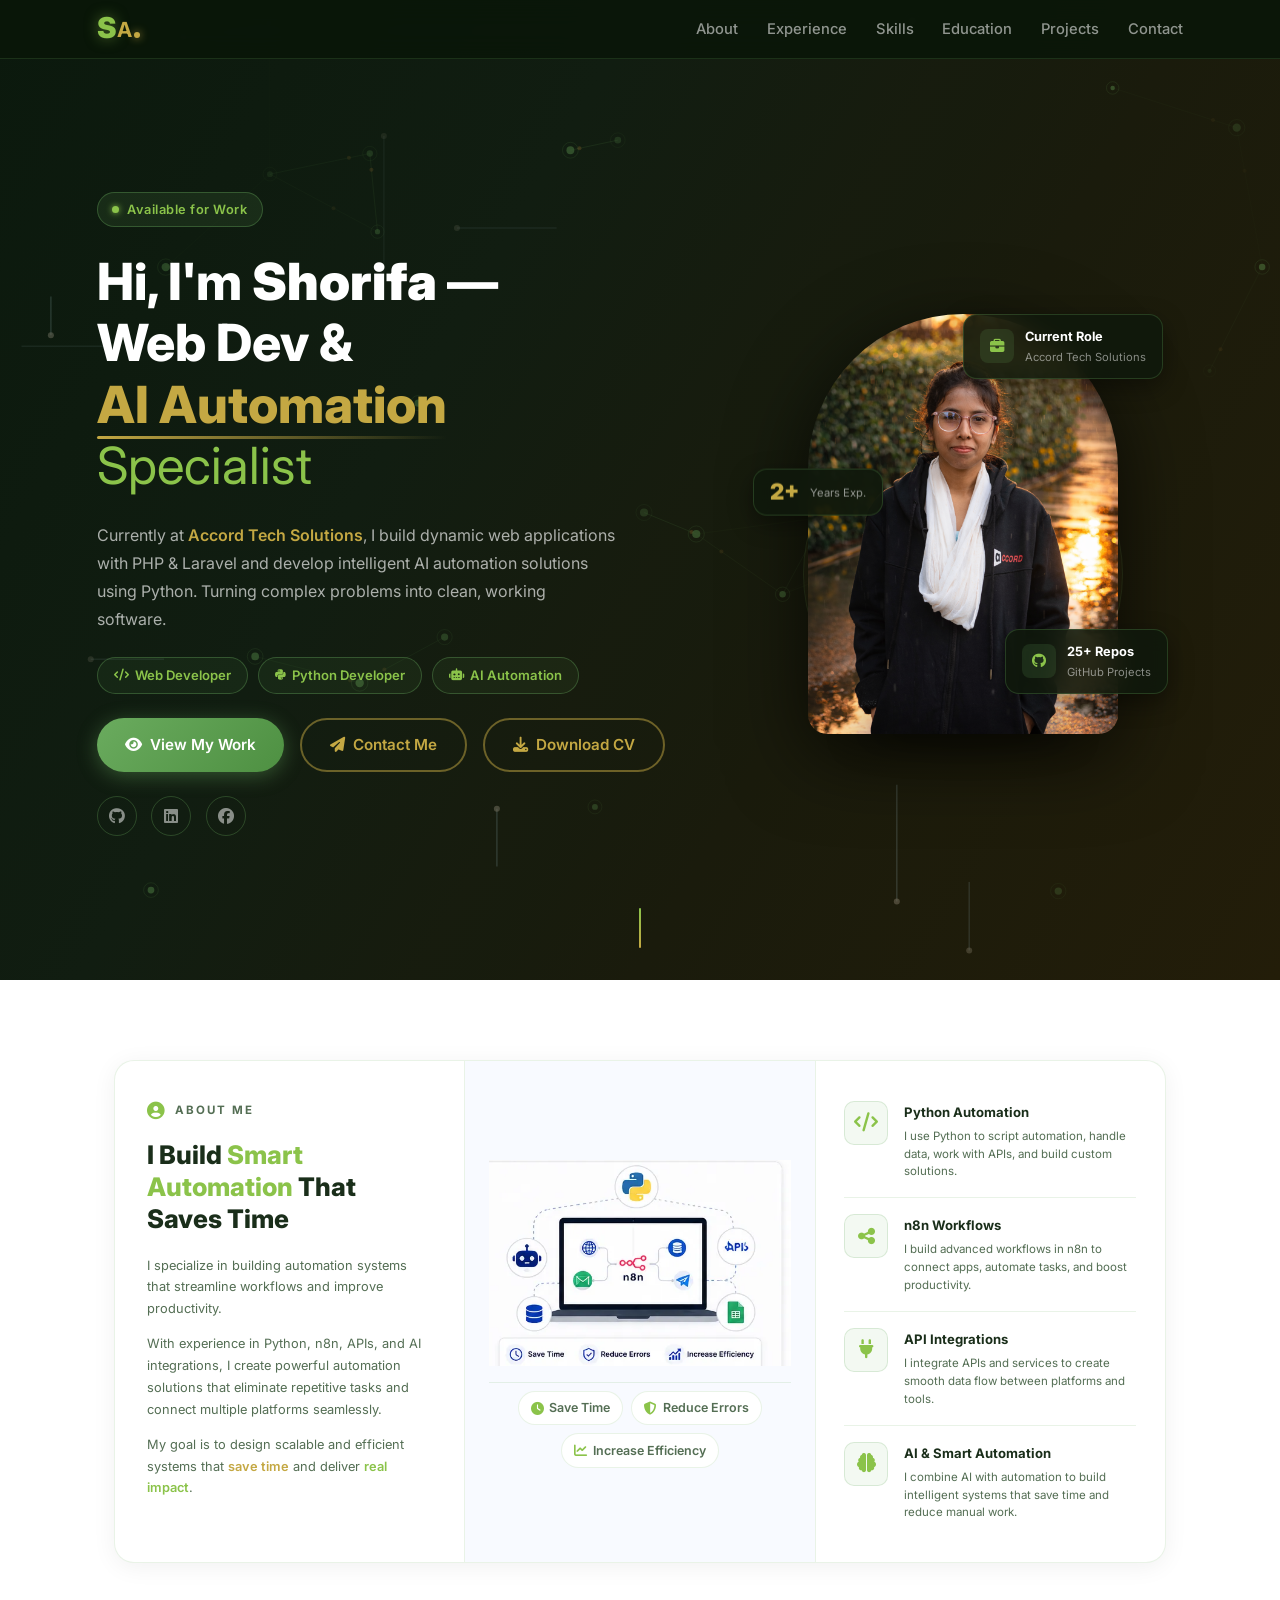
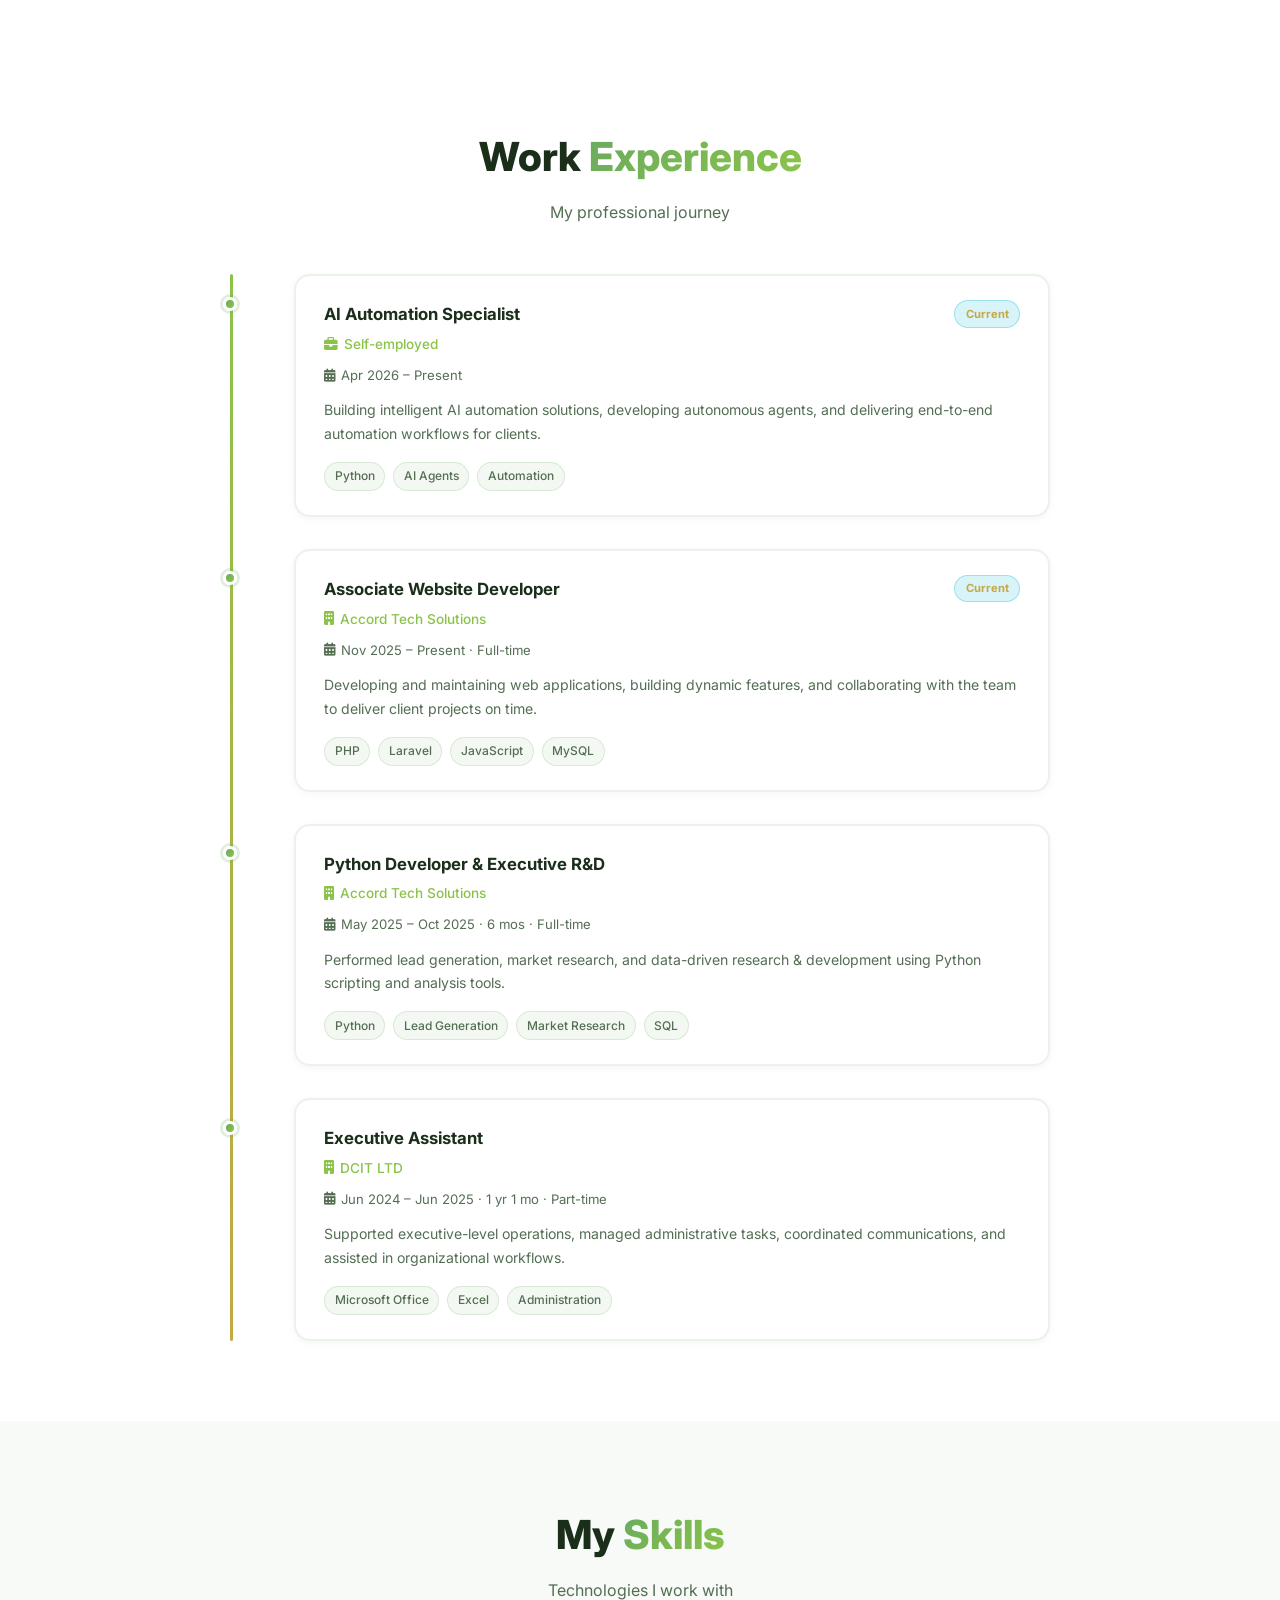
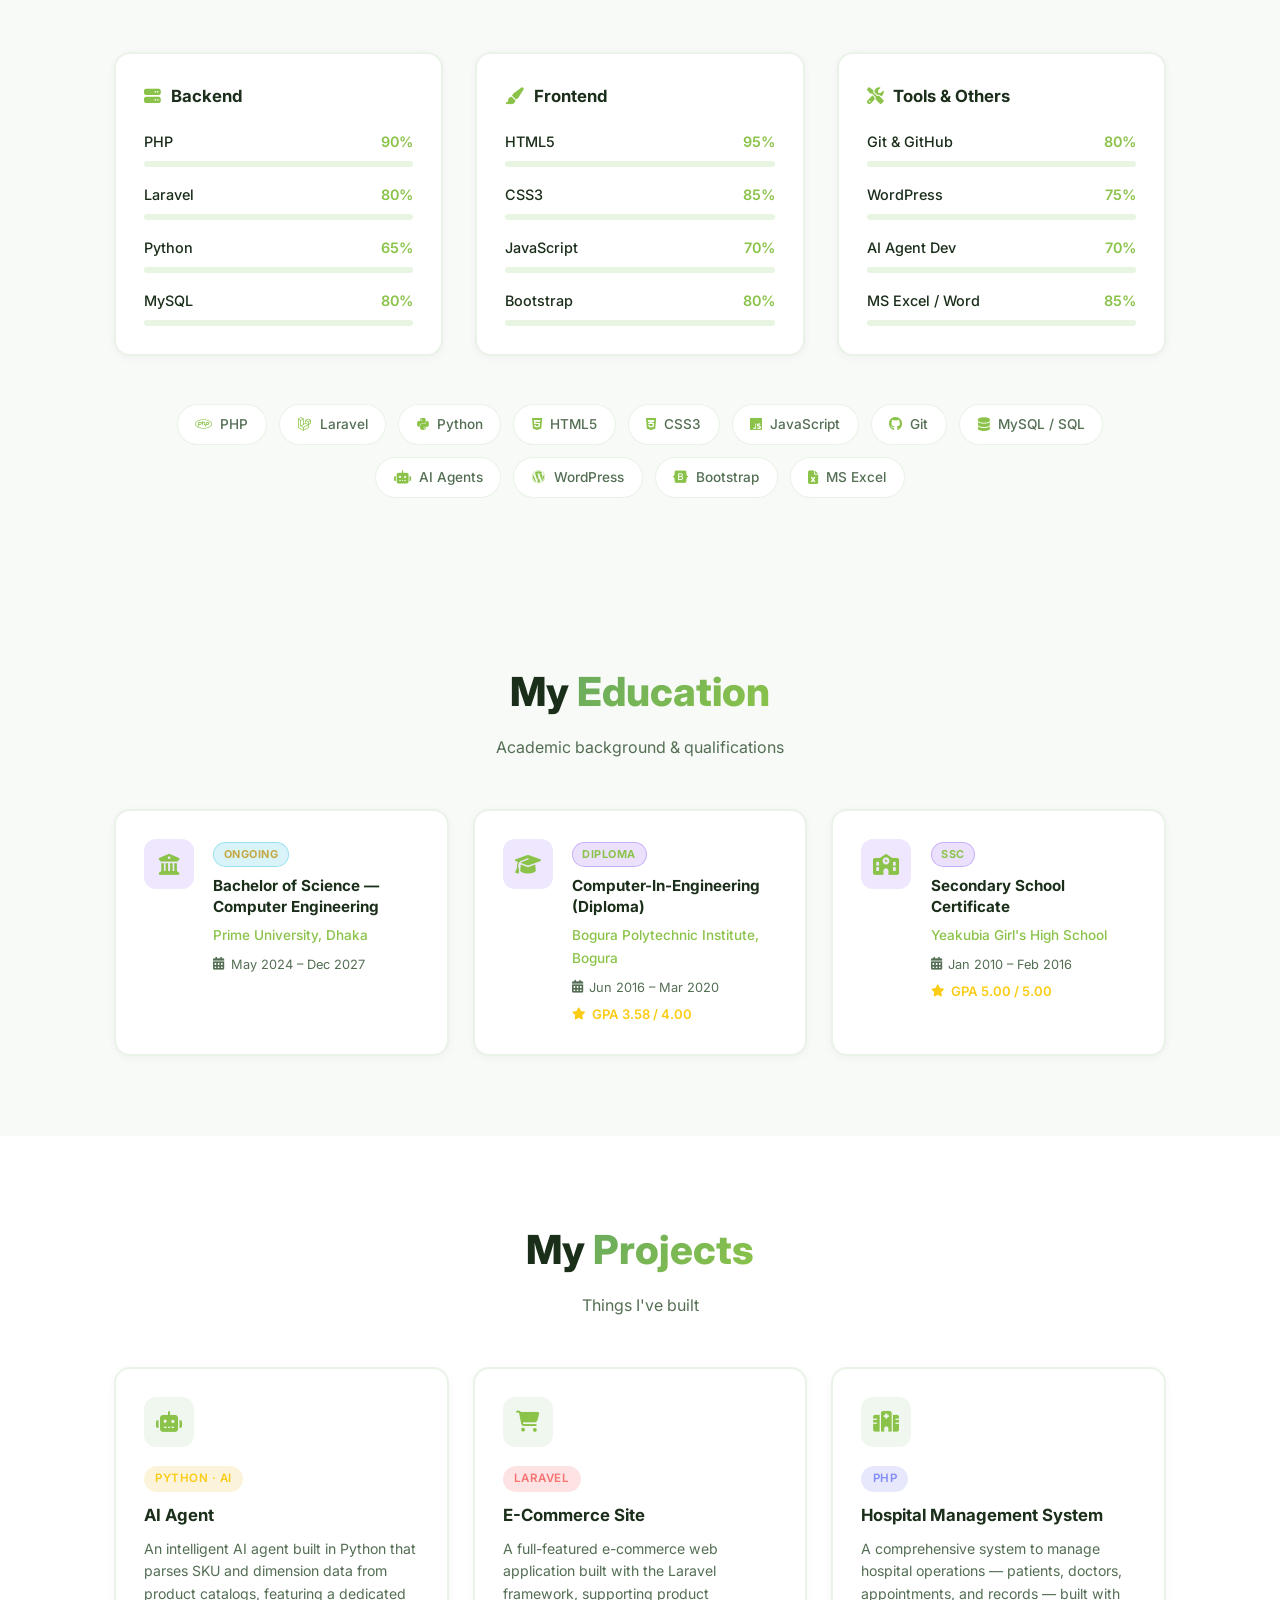
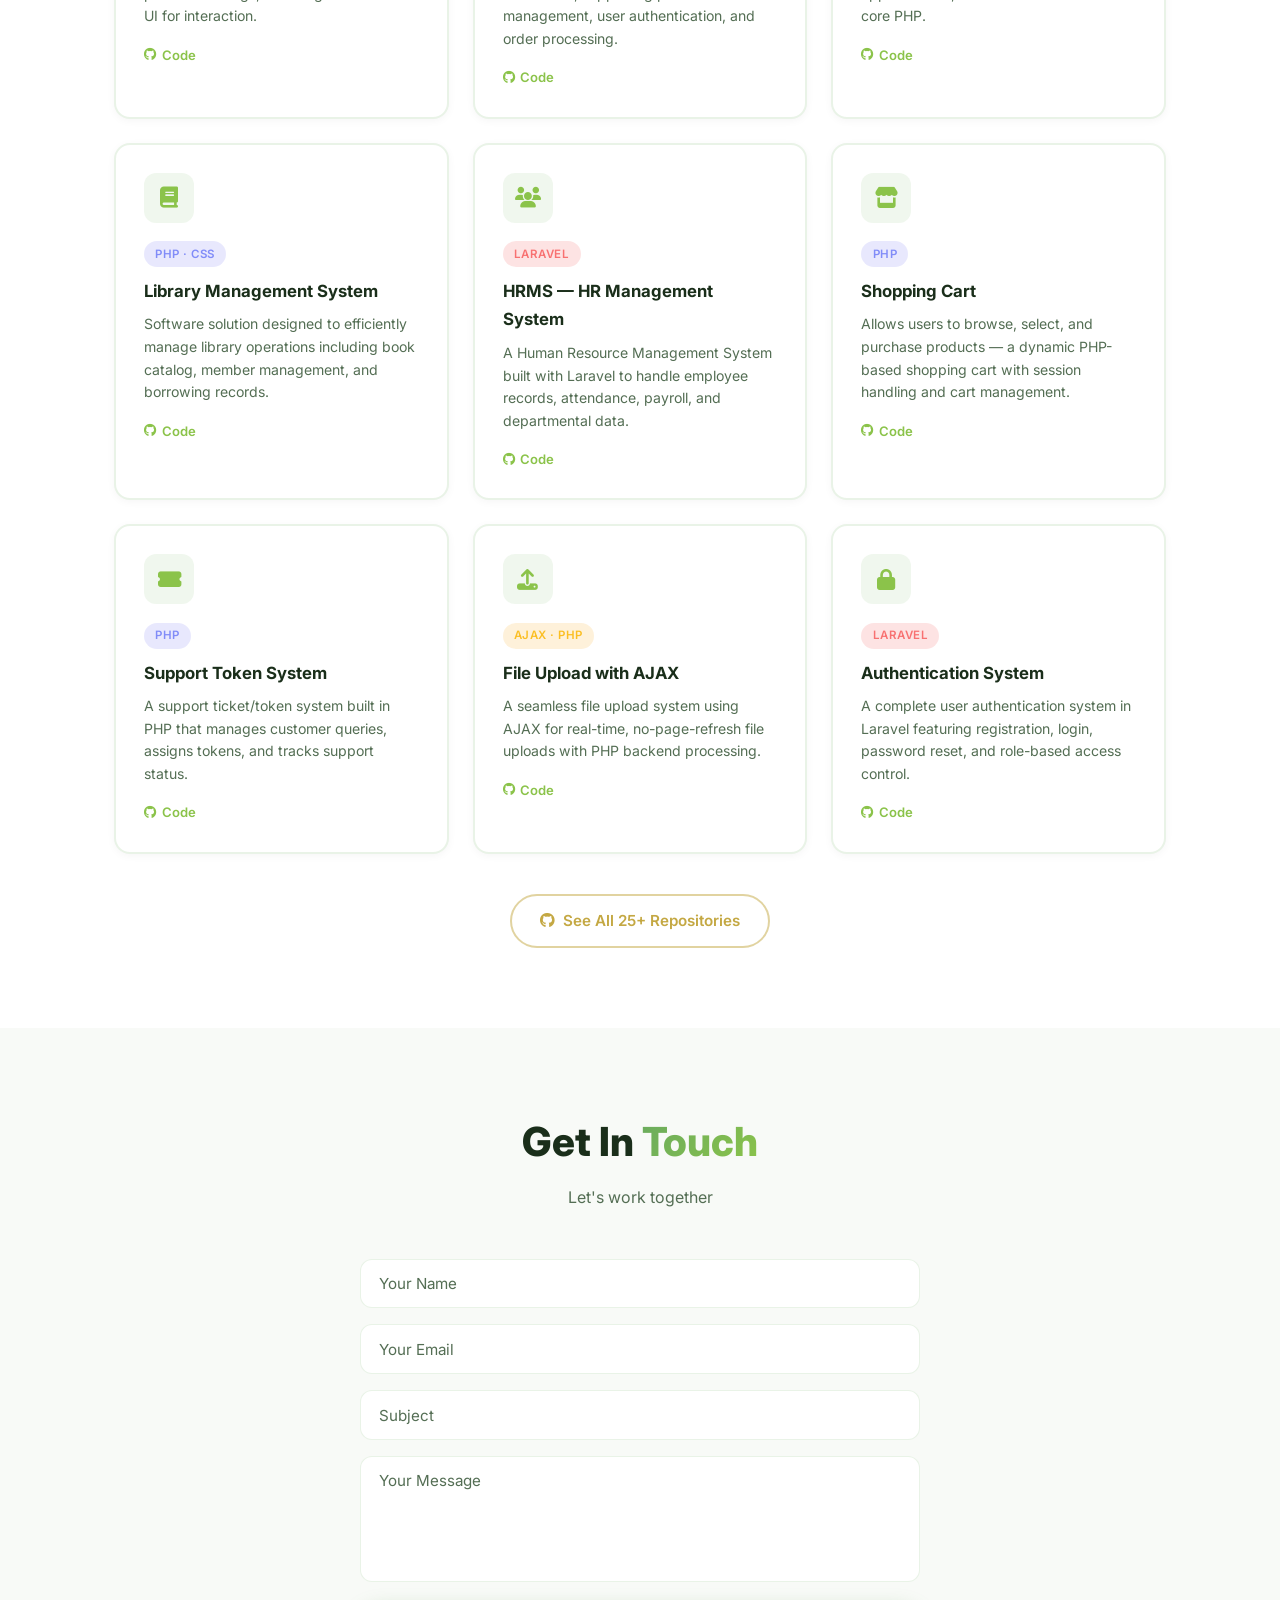
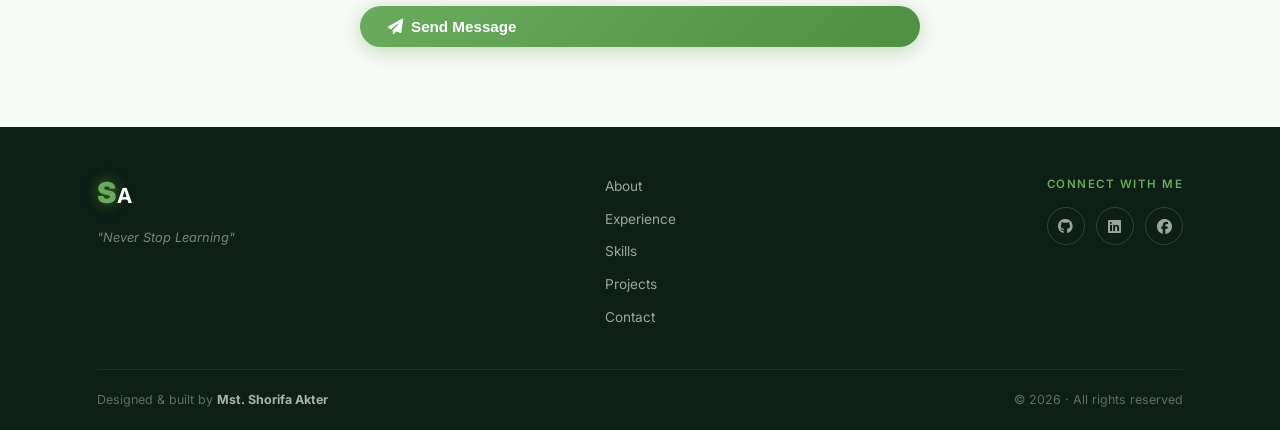
<file: index.html>
<!DOCTYPE html>
<html lang="en">
<head>
  <meta charset="UTF-8" />
  <meta name="viewport" content="width=device-width, initial-scale=1.0" />
  <title>Mst. Shorifa Akter | Web Developer</title>
  <link rel="stylesheet" href="style.css" />
  <link href="https://fonts.googleapis.com/css2?family=Inter:wght@300;400;500;600;700;800&display=swap" rel="stylesheet" />
  <link rel="stylesheet" href="https://cdnjs.cloudflare.com/ajax/libs/font-awesome/6.5.0/css/all.min.css" />
</head>
<body>

  <!-- NAV -->
  <nav id="navbar">
    <div class="nav-container">
      <a class="logo" href="#hero">
        <span class="logo-s">S</span><span class="logo-a">A</span>
        <span class="logo-dot"></span>
      </a>
      <ul class="nav-links">
        <li><a href="#about">About</a></li>
        <li><a href="#experience">Experience</a></li>
        <li><a href="#skills">Skills</a></li>
        <li><a href="#education">Education</a></li>
        <li><a href="#projects">Projects</a></li>
        <li><a href="#contact">Contact</a></li>
      </ul>
      <button class="hamburger" id="hamburger"><i class="fas fa-bars"></i></button>
    </div>
    <ul class="mobile-menu" id="mobileMenu">
      <li><a href="#about" onclick="closeMobile()">About</a></li>
      <li><a href="#experience" onclick="closeMobile()">Experience</a></li>
      <li><a href="#skills" onclick="closeMobile()">Skills</a></li>
      <li><a href="#education" onclick="closeMobile()">Education</a></li>
      <li><a href="#projects" onclick="closeMobile()">Projects</a></li>
      <li><a href="#contact" onclick="closeMobile()">Contact</a></li>
    </ul>
  </nav>

  <!-- HERO -->
  <section id="hero">
    <canvas id="heroBg"></canvas>
    <div class="hero-split">

      <!-- LEFT CONTENT -->
      <div class="hero-left">

        <div class="hero-avail-badge">
          <span class="avail-dot"></span> Available for Work
        </div>

        <h1 class="hero-headline">
          Hi, I'm <span class="hl-name">Shorifa</span> —<br>
          Web Dev &amp; <span class="hl-accent">AI Automation</span><br>
          <span class="hl-light">Specialist</span>
        </h1>

        <p class="hero-desc">
          Currently at <strong>Accord Tech Solutions</strong>, I build dynamic web applications with PHP &amp; Laravel and develop intelligent AI automation solutions using Python. Turning complex problems into clean, working software.
        </p>

        <div class="hero-roles-static">
          <span class="role-pill"><i class="fas fa-code"></i> Web Developer</span>
          <span class="role-pill"><i class="fab fa-python"></i> Python Developer</span>
          <span class="role-pill"><i class="fas fa-robot"></i> AI Automation</span>
        </div>

        <div class="hero-btns">
          <a href="#projects" class="btn btn-primary"><i class="fas fa-eye"></i> View My Work</a>
          <a href="#contact" class="btn btn-outline"><i class="fas fa-paper-plane"></i> Contact Me</a>
          <a href="assets/Shorifa_Akter_CV.html" download="Shorifa_Akter_CV.html" class="btn btn-outline"><i class="fas fa-download"></i> Download CV</a>
        </div>

        <div class="hero-socials">
          <a href="https://github.com/Shorifa1234" target="_blank" title="GitHub"><i class="fab fa-github"></i></a>
          <a href="https://linkedin.com/in/shorifa-akter-46b309256" target="_blank" title="LinkedIn"><i class="fab fa-linkedin"></i></a>
          <a href="https://facebook.com/shorifa.afroz.5" target="_blank" title="Facebook"><i class="fab fa-facebook"></i></a>
        </div>

      </div>

      <!-- RIGHT IMAGE -->
      <div class="hero-right">
        <div class="hero-img-wrap">
          <div class="img-bg-circle"></div>
          <img src="assets/Image/Shorifa.png" alt="Mst. Shorifa Akter"
               onerror="this.style.display='none'; document.getElementById('avatar-initials').style.display='flex'" />
          <div id="avatar-initials" class="avatar-initials-hero">SA</div>
          <div class="img-shadow"></div>

          <!-- Floating cards -->
          <div class="float-card fc-top">
            <div class="fc-icon"><i class="fas fa-briefcase"></i></div>
            <div class="fc-text">
              <strong>Current Role</strong>
              <span>Accord Tech Solutions</span>
            </div>
          </div>

          <div class="float-card fc-left">
            <div class="fc-num">2+</div>
            <div class="fc-label">Years Exp.</div>
          </div>

          <div class="float-card fc-bottom">
            <div class="fc-icon"><i class="fab fa-github"></i></div>
            <div class="fc-text">
              <strong>25+ Repos</strong>
              <span>GitHub Projects</span>
            </div>
          </div>

        </div>
      </div>

    </div>
    <div class="scroll-indicator"><span></span></div>
  </section>

  <!-- ABOUT -->
  <section id="about">
    <div class="container">

      <div class="about-card">

        <!-- COL 1: TEXT -->
        <div class="about-col-text">
          <div class="about-label">
            <i class="fas fa-user-circle"></i> ABOUT ME
          </div>
          <h2 class="about-main-title">
            I Build <span class="title-highlight">Smart Automation</span>
            That Saves Time
          </h2>
          <div class="about-desc">
            <p>I specialize in building automation systems that streamline workflows and improve productivity.</p>
            <p>With experience in Python, n8n, APIs, and AI integrations, I create powerful automation solutions that eliminate repetitive tasks and connect multiple platforms seamlessly.</p>
            <p>My goal is to design scalable and efficient systems that <strong class="text-accent">save time</strong> and deliver <strong class="text-primary">real impact</strong>.</p>
          </div>
        </div>

        <div class="about-divider"></div>

        <!-- COL 2: ILLUSTRATION -->
        <div class="about-col-illus">
          <img src="assets/Image/505.png" alt="Automation Illustration" class="about-illus-img" />
          <div class="about-benefits">
            <div class="benefit-badge"><i class="fas fa-clock"></i> <span>Save Time</span></div>
            <div class="benefit-badge"><i class="fas fa-shield-alt"></i> <span>Reduce Errors</span></div>
            <div class="benefit-badge"><i class="fas fa-chart-line"></i> <span>Increase Efficiency</span></div>
          </div>
        </div>

        <div class="about-divider"></div>

        <!-- COL 3: SERVICES -->
        <div class="about-col-services">
          <div class="service-item">
            <div class="service-icon"><i class="fas fa-code"></i></div>
            <div class="service-content">
              <h3>Python Automation</h3>
              <p>I use Python to script automation, handle data, work with APIs, and build custom solutions.</p>
            </div>
          </div>
          <div class="service-item">
            <div class="service-icon"><i class="fas fa-share-alt"></i></div>
            <div class="service-content">
              <h3>n8n Workflows</h3>
              <p>I build advanced workflows in n8n to connect apps, automate tasks, and boost productivity.</p>
            </div>
          </div>
          <div class="service-item">
            <div class="service-icon"><i class="fas fa-plug"></i></div>
            <div class="service-content">
              <h3>API Integrations</h3>
              <p>I integrate APIs and services to create smooth data flow between platforms and tools.</p>
            </div>
          </div>
          <div class="service-item">
            <div class="service-icon"><i class="fas fa-brain"></i></div>
            <div class="service-content">
              <h3>AI & Smart Automation</h3>
              <p>I combine AI with automation to build intelligent systems that save time and reduce manual work.</p>
            </div>
          </div>
        </div>

      </div>

    </div>
  </section>

  <!-- EXPERIENCE -->
  <section id="experience">
    <div class="container">
      <h2 class="section-title">Work <span>Experience</span></h2>
      <p class="section-sub">My professional journey</p>
      <div class="timeline">

        <div class="timeline-item">
          <div class="timeline-dot"></div>
          <div class="timeline-card">
            <div class="tl-header">
              <div>
                <h3>AI Automation Specialist</h3>
                <span class="tl-company"><i class="fas fa-briefcase"></i> Self-employed</span>
              </div>
              <span class="tl-badge current">Current</span>
            </div>
            <p class="tl-date"><i class="fas fa-calendar-alt"></i> Apr 2026 – Present</p>
            <p class="tl-desc">Building intelligent AI automation solutions, developing autonomous agents, and delivering end-to-end automation workflows for clients.</p>
            <div class="tl-tags">
              <span>Python</span><span>AI Agents</span><span>Automation</span>
            </div>
          </div>
        </div>

        <div class="timeline-item">
          <div class="timeline-dot"></div>
          <div class="timeline-card">
            <div class="tl-header">
              <div>
                <h3>Associate Website Developer</h3>
                <span class="tl-company"><i class="fas fa-building"></i> Accord Tech Solutions</span>
              </div>
              <span class="tl-badge current">Current</span>
            </div>
            <p class="tl-date"><i class="fas fa-calendar-alt"></i> Nov 2025 – Present · Full-time</p>
            <p class="tl-desc">Developing and maintaining web applications, building dynamic features, and collaborating with the team to deliver client projects on time.</p>
            <div class="tl-tags">
              <span>PHP</span><span>Laravel</span><span>JavaScript</span><span>MySQL</span>
            </div>
          </div>
        </div>

        <div class="timeline-item">
          <div class="timeline-dot"></div>
          <div class="timeline-card">
            <div class="tl-header">
              <div>
                <h3>Python Developer &amp; Executive R&amp;D</h3>
                <span class="tl-company"><i class="fas fa-building"></i> Accord Tech Solutions</span>
              </div>
            </div>
            <p class="tl-date"><i class="fas fa-calendar-alt"></i> May 2025 – Oct 2025 · 6 mos · Full-time</p>
            <p class="tl-desc">Performed lead generation, market research, and data-driven research &amp; development using Python scripting and analysis tools.</p>
            <div class="tl-tags">
              <span>Python</span><span>Lead Generation</span><span>Market Research</span><span>SQL</span>
            </div>
          </div>
        </div>

        <div class="timeline-item">
          <div class="timeline-dot"></div>
          <div class="timeline-card">
            <div class="tl-header">
              <div>
                <h3>Executive Assistant</h3>
                <span class="tl-company"><i class="fas fa-building"></i> DCIT LTD</span>
              </div>
            </div>
            <p class="tl-date"><i class="fas fa-calendar-alt"></i> Jun 2024 – Jun 2025 · 1 yr 1 mo · Part-time</p>
            <p class="tl-desc">Supported executive-level operations, managed administrative tasks, coordinated communications, and assisted in organizational workflows.</p>
            <div class="tl-tags">
              <span>Microsoft Office</span><span>Excel</span><span>Administration</span>
            </div>
          </div>
        </div>

      </div>
    </div>
  </section>

  <!-- SKILLS -->
  <section id="skills">
    <div class="container">
      <h2 class="section-title">My <span>Skills</span></h2>
      <p class="section-sub">Technologies I work with</p>
      <div class="skills-grid">

        <div class="skill-category">
          <h3><i class="fas fa-server"></i> Backend</h3>
          <div class="skill-items">
            <div class="skill-item">
              <div class="skill-header"><span>PHP</span><span>90%</span></div>
              <div class="skill-bar"><div class="skill-fill" data-width="90"></div></div>
            </div>
            <div class="skill-item">
              <div class="skill-header"><span>Laravel</span><span>80%</span></div>
              <div class="skill-bar"><div class="skill-fill" data-width="80"></div></div>
            </div>
            <div class="skill-item">
              <div class="skill-header"><span>Python</span><span>65%</span></div>
              <div class="skill-bar"><div class="skill-fill" data-width="65"></div></div>
            </div>
            <div class="skill-item">
              <div class="skill-header"><span>MySQL</span><span>80%</span></div>
              <div class="skill-bar"><div class="skill-fill" data-width="80"></div></div>
            </div>
          </div>
        </div>

        <div class="skill-category">
          <h3><i class="fas fa-paint-brush"></i> Frontend</h3>
          <div class="skill-items">
            <div class="skill-item">
              <div class="skill-header"><span>HTML5</span><span>95%</span></div>
              <div class="skill-bar"><div class="skill-fill" data-width="95"></div></div>
            </div>
            <div class="skill-item">
              <div class="skill-header"><span>CSS3</span><span>85%</span></div>
              <div class="skill-bar"><div class="skill-fill" data-width="85"></div></div>
            </div>
            <div class="skill-item">
              <div class="skill-header"><span>JavaScript</span><span>70%</span></div>
              <div class="skill-bar"><div class="skill-fill" data-width="70"></div></div>
            </div>
            <div class="skill-item">
              <div class="skill-header"><span>Bootstrap</span><span>80%</span></div>
              <div class="skill-bar"><div class="skill-fill" data-width="80"></div></div>
            </div>
          </div>
        </div>

        <div class="skill-category">
          <h3><i class="fas fa-tools"></i> Tools & Others</h3>
          <div class="skill-items">
            <div class="skill-item">
              <div class="skill-header"><span>Git & GitHub</span><span>80%</span></div>
              <div class="skill-bar"><div class="skill-fill" data-width="80"></div></div>
            </div>
            <div class="skill-item">
              <div class="skill-header"><span>WordPress</span><span>75%</span></div>
              <div class="skill-bar"><div class="skill-fill" data-width="75"></div></div>
            </div>
            <div class="skill-item">
              <div class="skill-header"><span>AI Agent Dev</span><span>70%</span></div>
              <div class="skill-bar"><div class="skill-fill" data-width="70"></div></div>
            </div>
            <div class="skill-item">
              <div class="skill-header"><span>MS Excel / Word</span><span>85%</span></div>
              <div class="skill-bar"><div class="skill-fill" data-width="85"></div></div>
            </div>
          </div>
        </div>

      </div>

      <!-- Tech badges -->
      <div class="tech-badges">
        <span class="badge"><i class="fab fa-php"></i> PHP</span>
        <span class="badge"><i class="fab fa-laravel"></i> Laravel</span>
        <span class="badge"><i class="fab fa-python"></i> Python</span>
        <span class="badge"><i class="fab fa-html5"></i> HTML5</span>
        <span class="badge"><i class="fab fa-css3-alt"></i> CSS3</span>
        <span class="badge"><i class="fab fa-js"></i> JavaScript</span>
        <span class="badge"><i class="fab fa-github"></i> Git</span>
        <span class="badge"><i class="fas fa-database"></i> MySQL / SQL</span>
        <span class="badge"><i class="fas fa-robot"></i> AI Agents</span>
        <span class="badge"><i class="fab fa-wordpress"></i> WordPress</span>
        <span class="badge"><i class="fab fa-bootstrap"></i> Bootstrap</span>
        <span class="badge"><i class="fas fa-file-excel"></i> MS Excel</span>
      </div>
    </div>
  </section>

  <!-- EDUCATION -->
  <section id="education">
    <div class="container">
      <h2 class="section-title">My <span>Education</span></h2>
      <p class="section-sub">Academic background &amp; qualifications</p>
      <div class="edu-grid">

        <div class="edu-card">
          <div class="edu-icon"><i class="fas fa-university"></i></div>
          <div class="edu-content">
            <span class="edu-badge ongoing">Ongoing</span>
            <h3>Bachelor of Science — Computer Engineering</h3>
            <p class="edu-inst">Prime University, Dhaka</p>
            <p class="edu-date"><i class="fas fa-calendar-alt"></i> May 2024 – Dec 2027</p>
          </div>
        </div>

        <div class="edu-card">
          <div class="edu-icon"><i class="fas fa-graduation-cap"></i></div>
          <div class="edu-content">
            <span class="edu-badge">Diploma</span>
            <h3>Computer-In-Engineering (Diploma)</h3>
            <p class="edu-inst">Bogura Polytechnic Institute, Bogura</p>
            <p class="edu-date"><i class="fas fa-calendar-alt"></i> Jun 2016 – Mar 2020</p>
            <p class="edu-grade"><i class="fas fa-star"></i> GPA 3.58 / 4.00</p>
          </div>
        </div>

        <div class="edu-card">
          <div class="edu-icon"><i class="fas fa-school"></i></div>
          <div class="edu-content">
            <span class="edu-badge">SSC</span>
            <h3>Secondary School Certificate</h3>
            <p class="edu-inst">Yeakubia Girl's High School</p>
            <p class="edu-date"><i class="fas fa-calendar-alt"></i> Jan 2010 – Feb 2016</p>
            <p class="edu-grade"><i class="fas fa-star"></i> GPA 5.00 / 5.00</p>
          </div>
        </div>

      </div>
    </div>
  </section>

  <!-- PROJECTS -->
  <section id="projects">
    <div class="container">
      <h2 class="section-title">My <span>Projects</span></h2>
      <p class="section-sub">Things I've built</p>
      <div class="projects-grid">

        <div class="project-card">
          <div class="project-icon"><i class="fas fa-robot"></i></div>
          <div class="project-content">
            <span class="project-tag python">Python · AI</span>
            <h3>AI Agent</h3>
            <p>An intelligent AI agent built in Python that parses SKU and dimension data from product catalogs, featuring a dedicated UI for interaction.</p>
            <div class="project-links">
              <a href="https://github.com/Shorifa1234/AI_Agent" target="_blank"><i class="fab fa-github"></i> Code</a>
            </div>
          </div>
        </div>

        <div class="project-card">
          <div class="project-icon"><i class="fas fa-shopping-cart"></i></div>
          <div class="project-content">
            <span class="project-tag laravel">Laravel</span>
            <h3>E-Commerce Site</h3>
            <p>A full-featured e-commerce web application built with the Laravel framework, supporting product management, user authentication, and order processing.</p>
            <div class="project-links">
              <a href="https://github.com/Shorifa1234/ecommerce-site-laravel" target="_blank"><i class="fab fa-github"></i> Code</a>
            </div>
          </div>
        </div>

        <div class="project-card">
          <div class="project-icon"><i class="fas fa-hospital"></i></div>
          <div class="project-content">
            <span class="project-tag php">PHP</span>
            <h3>Hospital Management System</h3>
            <p>A comprehensive system to manage hospital operations — patients, doctors, appointments, and records — built with core PHP.</p>
            <div class="project-links">
              <a href="https://github.com/Shorifa1234/Hospital-management-system" target="_blank"><i class="fab fa-github"></i> Code</a>
            </div>
          </div>
        </div>

        <div class="project-card">
          <div class="project-icon"><i class="fas fa-book"></i></div>
          <div class="project-content">
            <span class="project-tag php">PHP · CSS</span>
            <h3>Library Management System</h3>
            <p>Software solution designed to efficiently manage library operations including book catalog, member management, and borrowing records.</p>
            <div class="project-links">
              <a href="https://github.com/Shorifa1234/library-management-system" target="_blank"><i class="fab fa-github"></i> Code</a>
            </div>
          </div>
        </div>

        <div class="project-card">
          <div class="project-icon"><i class="fas fa-users"></i></div>
          <div class="project-content">
            <span class="project-tag laravel">Laravel</span>
            <h3>HRMS — HR Management System</h3>
            <p>A Human Resource Management System built with Laravel to handle employee records, attendance, payroll, and departmental data.</p>
            <div class="project-links">
              <a href="https://github.com/Shorifa1234/HRMS_laravel" target="_blank"><i class="fab fa-github"></i> Code</a>
            </div>
          </div>
        </div>

        <div class="project-card">
          <div class="project-icon"><i class="fas fa-store"></i></div>
          <div class="project-content">
            <span class="project-tag php">PHP</span>
            <h3>Shopping Cart</h3>
            <p>Allows users to browse, select, and purchase products — a dynamic PHP-based shopping cart with session handling and cart management.</p>
            <div class="project-links">
              <a href="https://github.com/Shorifa1234/Shopping-cart-PHP" target="_blank"><i class="fab fa-github"></i> Code</a>
            </div>
          </div>
        </div>

        <div class="project-card">
          <div class="project-icon"><i class="fas fa-ticket-alt"></i></div>
          <div class="project-content">
            <span class="project-tag php">PHP</span>
            <h3>Support Token System</h3>
            <p>A support ticket/token system built in PHP that manages customer queries, assigns tokens, and tracks support status.</p>
            <div class="project-links">
              <a href="https://github.com/Shorifa1234/support-token-system" target="_blank"><i class="fab fa-github"></i> Code</a>
            </div>
          </div>
        </div>

        <div class="project-card">
          <div class="project-icon"><i class="fas fa-upload"></i></div>
          <div class="project-content">
            <span class="project-tag js">AJAX · PHP</span>
            <h3>File Upload with AJAX</h3>
            <p>A seamless file upload system using AJAX for real-time, no-page-refresh file uploads with PHP backend processing.</p>
            <div class="project-links">
              <a href="https://github.com/Shorifa1234/file-upload-ajax" target="_blank"><i class="fab fa-github"></i> Code</a>
            </div>
          </div>
        </div>

        <div class="project-card">
          <div class="project-icon"><i class="fas fa-lock"></i></div>
          <div class="project-content">
            <span class="project-tag laravel">Laravel</span>
            <h3>Authentication System</h3>
            <p>A complete user authentication system in Laravel featuring registration, login, password reset, and role-based access control.</p>
            <div class="project-links">
              <a href="https://github.com/Shorifa1234/Authentication_laravel" target="_blank"><i class="fab fa-github"></i> Code</a>
            </div>
          </div>
        </div>

      </div>

      <div class="projects-footer">
        <a href="https://github.com/Shorifa1234?tab=repositories" target="_blank" class="btn btn-outline">
          <i class="fab fa-github"></i> See All 25+ Repositories
        </a>
      </div>
    </div>
  </section>

  <!-- CONTACT -->
  <section id="contact">
    <div class="container">
      <h2 class="section-title">Get In <span>Touch</span></h2>
      <p class="section-sub">Let's work together</p>
      <div class="contact-grid">
        <form class="contact-form" id="contactForm" action="https://api.web3forms.com/submit" method="POST">
          <input type="hidden" name="access_key" value="0cd45f5a-7057-4bd7-944e-37af9ae2bc9d" />
          <input type="hidden" name="subject" value="New message from Portfolio Contact Form" />
          <input type="hidden" name="from_name" value="Portfolio Contact" />
          <input type="hidden" name="replyto" value="shorifaakter825@gmail.com" />
          <div class="form-group">
            <input type="text" name="name" placeholder="Your Name" required />
          </div>
          <div class="form-group">
            <input type="email" name="email" placeholder="Your Email" required />
          </div>
          <div class="form-group">
            <input type="text" name="subject_line" placeholder="Subject" />
          </div>
          <div class="form-group">
            <textarea name="message" rows="5" placeholder="Your Message" required></textarea>
          </div>
          <button type="submit" class="btn btn-primary" style="width:100%" id="submitBtn">
            <i class="fas fa-paper-plane"></i> Send Message
          </button>
          <div id="formSuccess" style="display:none; margin-top:1rem; padding:1rem; background:#e8f5e3; border-radius:8px; color:#2e7d32; font-size:0.9rem; text-align:center;">
            <i class="fas fa-check-circle"></i> Message sent! I'll get back to you soon.
          </div>
          <div id="formError" style="display:none; margin-top:1rem; padding:1rem; background:#fdecea; border-radius:8px; color:#c62828; font-size:0.9rem; text-align:center;">
            <i class="fas fa-exclamation-circle"></i> Something went wrong. Please try again.
          </div>
        </form>
      </div>
    </div>
  </section>

  <!-- FOOTER -->
  <footer>
    <div class="footer-inner">

      <div class="footer-top">
        <div class="footer-brand">
          <a class="footer-logo" href="#hero">
            <span class="logo-s">S</span><span class="logo-a">A</span>
          </a>
          <p class="footer-tagline">"Never Stop Learning"</p>
        </div>

        <div class="footer-nav">
          <a href="#about">About</a>
          <a href="#experience">Experience</a>
          <a href="#skills">Skills</a>
          <a href="#projects">Projects</a>
          <a href="#contact">Contact</a>
        </div>

        <div class="footer-socials-col">
          <p class="footer-connect">Connect with me</p>
          <div class="footer-socials">
            <a href="https://github.com/Shorifa1234" target="_blank" title="GitHub"><i class="fab fa-github"></i></a>
            <a href="https://linkedin.com/in/shorifa-akter-46b309256" target="_blank" title="LinkedIn"><i class="fab fa-linkedin"></i></a>
            <a href="https://facebook.com/shorifa.afroz.5" target="_blank" title="Facebook"><i class="fab fa-facebook"></i></a>
          </div>
        </div>
      </div>

      <div class="footer-bottom">
        <p>Designed &amp; built by <strong>Mst. Shorifa Akter</strong></p>
        <p>© 2026 · All rights reserved</p>
      </div>

    </div>
  </footer>

  <script src="script.js"></script>
</body>
</html>
</file>
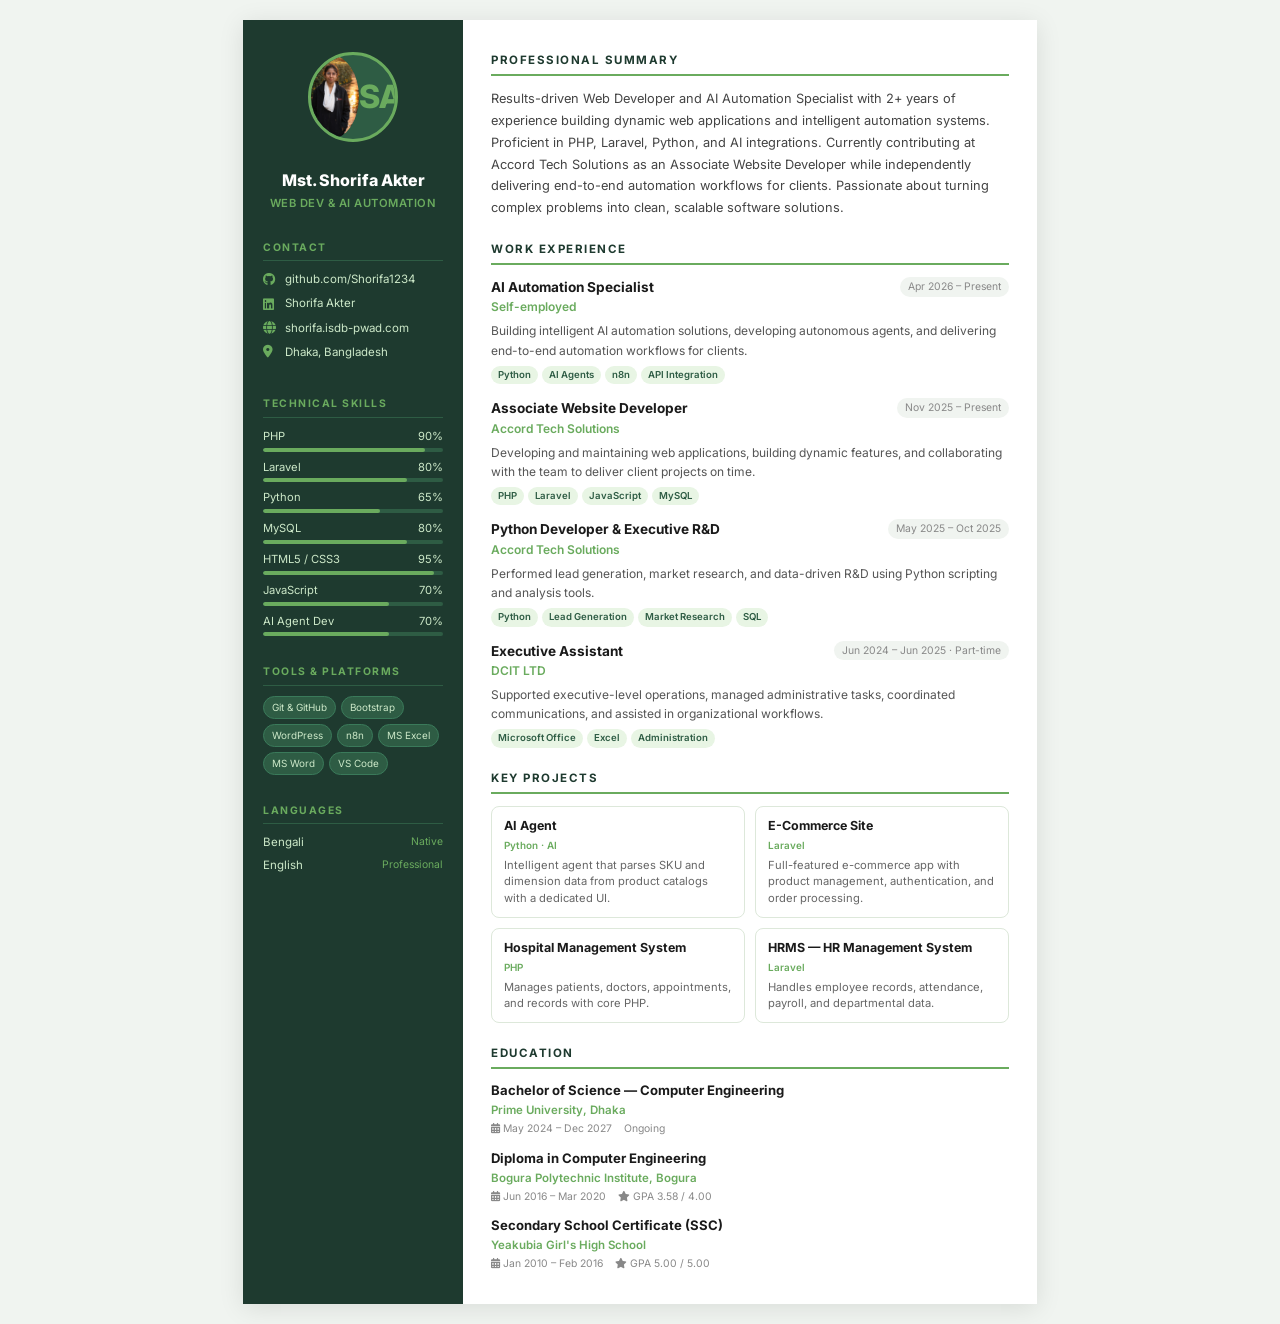
<file: assets/Shorifa_Akter_CV.html>
<!DOCTYPE html>
<html lang="en">
<head>
  <meta charset="UTF-8" />
  <meta name="viewport" content="width=device-width, initial-scale=1.0" />
  <title>Mst. Shorifa Akter — CV</title>
  <link href="https://fonts.googleapis.com/css2?family=Inter:wght@300;400;500;600;700;800&display=swap" rel="stylesheet" />
  <style>
    *, *::before, *::after { box-sizing: border-box; margin: 0; padding: 0; }

    body {
      font-family: 'Inter', sans-serif;
      background: #f0f4f0;
      color: #1a1a1a;
      font-size: 13px;
      line-height: 1.5;
    }

    .page {
      width: 210mm;
      min-height: 297mm;
      margin: 20px auto;
      background: #fff;
      box-shadow: 0 4px 24px rgba(0,0,0,0.10);
      display: grid;
      grid-template-columns: 220px 1fr;
    }

    /* ── SIDEBAR ── */
    .sidebar {
      background: #1e3a2f;
      color: #fff;
      padding: 32px 20px;
      display: flex;
      flex-direction: column;
      gap: 28px;
    }

    .sb-avatar {
      width: 90px;
      height: 90px;
      border-radius: 50%;
      background: #2e5c44;
      border: 3px solid #6aab5e;
      display: flex;
      align-items: center;
      justify-content: center;
      font-size: 2rem;
      font-weight: 800;
      color: #6aab5e;
      margin: 0 auto;
      overflow: hidden;
    }
    .sb-avatar img {
      width: 100%;
      height: 100%;
      object-fit: cover;
      border-radius: 50%;
    }

    .sb-name {
      text-align: center;
    }
    .sb-name h1 {
      font-size: 1rem;
      font-weight: 800;
      color: #fff;
      line-height: 1.3;
    }
    .sb-name p {
      font-size: 0.7rem;
      color: #6aab5e;
      font-weight: 600;
      margin-top: 4px;
      text-transform: uppercase;
      letter-spacing: 0.5px;
    }

    .sb-section-title {
      font-size: 0.65rem;
      font-weight: 700;
      text-transform: uppercase;
      letter-spacing: 1.5px;
      color: #6aab5e;
      border-bottom: 1px solid #2e5c44;
      padding-bottom: 5px;
      margin-bottom: 10px;
    }

    .sb-contact a,
    .sb-contact span {
      display: flex;
      align-items: center;
      gap: 8px;
      color: #cce8c8;
      font-size: 0.72rem;
      margin-bottom: 7px;
      text-decoration: none;
      word-break: break-all;
    }
    .sb-contact a:hover { color: #6aab5e; }
    .sb-contact i { font-size: 0.8rem; color: #6aab5e; flex-shrink: 0; width: 14px; }

    .sb-skills-list { display: flex; flex-direction: column; gap: 7px; }
    .sk-item { }
    .sk-label {
      display: flex;
      justify-content: space-between;
      font-size: 0.7rem;
      color: #cce8c8;
      margin-bottom: 3px;
    }
    .sk-bar {
      height: 4px;
      background: #2e5c44;
      border-radius: 2px;
      overflow: hidden;
    }
    .sk-fill {
      height: 100%;
      background: #6aab5e;
      border-radius: 2px;
    }

    .sb-langs { display: flex; flex-direction: column; gap: 5px; }
    .lang-item {
      display: flex;
      justify-content: space-between;
      font-size: 0.72rem;
      color: #cce8c8;
    }
    .lang-level { color: #6aab5e; font-size: 0.65rem; }

    .sb-tools { display: flex; flex-wrap: wrap; gap: 5px; }
    .tool-tag {
      background: #2e5c44;
      color: #cce8c8;
      font-size: 0.62rem;
      padding: 3px 8px;
      border-radius: 20px;
      border: 1px solid #3a7a5a;
    }

    /* ── MAIN ── */
    .main {
      padding: 32px 28px;
      display: flex;
      flex-direction: column;
      gap: 22px;
    }

    .main-section-title {
      font-size: 0.72rem;
      font-weight: 700;
      text-transform: uppercase;
      letter-spacing: 1.5px;
      color: #1e3a2f;
      border-bottom: 2px solid #6aab5e;
      padding-bottom: 5px;
      margin-bottom: 12px;
    }

    /* Summary */
    .summary-text {
      font-size: 0.8rem;
      color: #444;
      line-height: 1.7;
    }

    /* Experience */
    .exp-item { margin-bottom: 14px; }
    .exp-item:last-child { margin-bottom: 0; }
    .exp-header {
      display: flex;
      justify-content: space-between;
      align-items: flex-start;
      gap: 8px;
    }
    .exp-title { font-size: 0.85rem; font-weight: 700; color: #1a1a1a; }
    .exp-company { font-size: 0.75rem; color: #6aab5e; font-weight: 600; margin-top: 1px; }
    .exp-date {
      font-size: 0.65rem;
      color: #888;
      white-space: nowrap;
      background: #f0f4f0;
      padding: 2px 8px;
      border-radius: 20px;
      flex-shrink: 0;
    }
    .exp-desc {
      font-size: 0.75rem;
      color: #555;
      margin-top: 5px;
      line-height: 1.6;
    }
    .exp-tags { display: flex; flex-wrap: wrap; gap: 4px; margin-top: 6px; }
    .exp-tag {
      font-size: 0.6rem;
      background: #e8f5e4;
      color: #2e5c44;
      padding: 2px 7px;
      border-radius: 20px;
      font-weight: 600;
    }

    /* Projects */
    .projects-grid { display: grid; grid-template-columns: 1fr 1fr; gap: 10px; }
    .proj-card {
      border: 1px solid #dde8da;
      border-radius: 8px;
      padding: 10px 12px;
    }
    .proj-title { font-size: 0.78rem; font-weight: 700; color: #1a1a1a; }
    .proj-tech { font-size: 0.62rem; color: #6aab5e; font-weight: 600; margin: 2px 0 4px; }
    .proj-desc { font-size: 0.7rem; color: #666; line-height: 1.5; }

    /* Education */
    .edu-item { margin-bottom: 12px; }
    .edu-item:last-child { margin-bottom: 0; }
    .edu-degree { font-size: 0.82rem; font-weight: 700; color: #1a1a1a; }
    .edu-inst { font-size: 0.72rem; color: #6aab5e; font-weight: 600; margin-top: 1px; }
    .edu-meta {
      display: flex;
      gap: 12px;
      margin-top: 2px;
      font-size: 0.65rem;
      color: #888;
    }

    @media print {
      body { background: #fff; }
      .page { margin: 0; box-shadow: none; width: 100%; min-height: unset; }
      @page { margin: 0; size: A4; }
    }
  </style>
  <link rel="stylesheet" href="https://cdnjs.cloudflare.com/ajax/libs/font-awesome/6.5.0/css/all.min.css" />
</head>
<body>
<div class="page">

  <!-- SIDEBAR -->
  <aside class="sidebar">

    <div class="sb-avatar">
      <img src="Image/Shorifa.png" alt="Shorifa" onerror="this.style.display='none'" />
      SA
    </div>

    <div class="sb-name">
      <h1>Mst. Shorifa Akter</h1>
      <p>Web Dev & AI Automation</p>
    </div>

    <!-- Contact -->
    <div class="sb-contact-section">
      <div class="sb-section-title">Contact</div>
      <div class="sb-contact">
        <a href="https://github.com/Shorifa1234" target="_blank">
          <i class="fab fa-github"></i> github.com/Shorifa1234
        </a>
        <a href="https://linkedin.com/in/shorifa-akter-46b309256" target="_blank">
          <i class="fab fa-linkedin"></i> Shorifa Akter
        </a>
        <a href="https://shorifa.isdb-pwad.com/" target="_blank">
          <i class="fas fa-globe"></i> shorifa.isdb-pwad.com
        </a>
        <span>
          <i class="fas fa-map-marker-alt"></i> Dhaka, Bangladesh
        </span>
      </div>
    </div>

    <!-- Technical Skills -->
    <div>
      <div class="sb-section-title">Technical Skills</div>
      <div class="sb-skills-list">
        <div class="sk-item">
          <div class="sk-label"><span>PHP</span><span>90%</span></div>
          <div class="sk-bar"><div class="sk-fill" style="width:90%"></div></div>
        </div>
        <div class="sk-item">
          <div class="sk-label"><span>Laravel</span><span>80%</span></div>
          <div class="sk-bar"><div class="sk-fill" style="width:80%"></div></div>
        </div>
        <div class="sk-item">
          <div class="sk-label"><span>Python</span><span>65%</span></div>
          <div class="sk-bar"><div class="sk-fill" style="width:65%"></div></div>
        </div>
        <div class="sk-item">
          <div class="sk-label"><span>MySQL</span><span>80%</span></div>
          <div class="sk-bar"><div class="sk-fill" style="width:80%"></div></div>
        </div>
        <div class="sk-item">
          <div class="sk-label"><span>HTML5 / CSS3</span><span>95%</span></div>
          <div class="sk-bar"><div class="sk-fill" style="width:95%"></div></div>
        </div>
        <div class="sk-item">
          <div class="sk-label"><span>JavaScript</span><span>70%</span></div>
          <div class="sk-bar"><div class="sk-fill" style="width:70%"></div></div>
        </div>
        <div class="sk-item">
          <div class="sk-label"><span>AI Agent Dev</span><span>70%</span></div>
          <div class="sk-bar"><div class="sk-fill" style="width:70%"></div></div>
        </div>
      </div>
    </div>

    <!-- Tools -->
    <div>
      <div class="sb-section-title">Tools & Platforms</div>
      <div class="sb-tools">
        <span class="tool-tag">Git & GitHub</span>
        <span class="tool-tag">Bootstrap</span>
        <span class="tool-tag">WordPress</span>
        <span class="tool-tag">n8n</span>
        <span class="tool-tag">MS Excel</span>
        <span class="tool-tag">MS Word</span>
        <span class="tool-tag">VS Code</span>
      </div>
    </div>

    <!-- Languages -->
    <div>
      <div class="sb-section-title">Languages</div>
      <div class="sb-langs">
        <div class="lang-item"><span>Bengali</span><span class="lang-level">Native</span></div>
        <div class="lang-item"><span>English</span><span class="lang-level">Professional</span></div>
      </div>
    </div>

  </aside>

  <!-- MAIN CONTENT -->
  <main class="main">

    <!-- Summary -->
    <div>
      <div class="main-section-title">Professional Summary</div>
      <p class="summary-text">
        Results-driven Web Developer and AI Automation Specialist with 2+ years of experience building dynamic web applications and intelligent automation systems. Proficient in PHP, Laravel, Python, and AI integrations. Currently contributing at Accord Tech Solutions as an Associate Website Developer while independently delivering end-to-end automation workflows for clients. Passionate about turning complex problems into clean, scalable software solutions.
      </p>
    </div>

    <!-- Experience -->
    <div>
      <div class="main-section-title">Work Experience</div>

      <div class="exp-item">
        <div class="exp-header">
          <div>
            <div class="exp-title">AI Automation Specialist</div>
            <div class="exp-company">Self-employed</div>
          </div>
          <span class="exp-date">Apr 2026 – Present</span>
        </div>
        <p class="exp-desc">Building intelligent AI automation solutions, developing autonomous agents, and delivering end-to-end automation workflows for clients.</p>
        <div class="exp-tags">
          <span class="exp-tag">Python</span><span class="exp-tag">AI Agents</span><span class="exp-tag">n8n</span><span class="exp-tag">API Integration</span>
        </div>
      </div>

      <div class="exp-item">
        <div class="exp-header">
          <div>
            <div class="exp-title">Associate Website Developer</div>
            <div class="exp-company">Accord Tech Solutions</div>
          </div>
          <span class="exp-date">Nov 2025 – Present</span>
        </div>
        <p class="exp-desc">Developing and maintaining web applications, building dynamic features, and collaborating with the team to deliver client projects on time.</p>
        <div class="exp-tags">
          <span class="exp-tag">PHP</span><span class="exp-tag">Laravel</span><span class="exp-tag">JavaScript</span><span class="exp-tag">MySQL</span>
        </div>
      </div>

      <div class="exp-item">
        <div class="exp-header">
          <div>
            <div class="exp-title">Python Developer & Executive R&D</div>
            <div class="exp-company">Accord Tech Solutions</div>
          </div>
          <span class="exp-date">May 2025 – Oct 2025</span>
        </div>
        <p class="exp-desc">Performed lead generation, market research, and data-driven R&D using Python scripting and analysis tools.</p>
        <div class="exp-tags">
          <span class="exp-tag">Python</span><span class="exp-tag">Lead Generation</span><span class="exp-tag">Market Research</span><span class="exp-tag">SQL</span>
        </div>
      </div>

      <div class="exp-item">
        <div class="exp-header">
          <div>
            <div class="exp-title">Executive Assistant</div>
            <div class="exp-company">DCIT LTD</div>
          </div>
          <span class="exp-date">Jun 2024 – Jun 2025 · Part-time</span>
        </div>
        <p class="exp-desc">Supported executive-level operations, managed administrative tasks, coordinated communications, and assisted in organizational workflows.</p>
        <div class="exp-tags">
          <span class="exp-tag">Microsoft Office</span><span class="exp-tag">Excel</span><span class="exp-tag">Administration</span>
        </div>
      </div>
    </div>

    <!-- Projects -->
    <div>
      <div class="main-section-title">Key Projects</div>
      <div class="projects-grid">
        <div class="proj-card">
          <div class="proj-title">AI Agent</div>
          <div class="proj-tech">Python · AI</div>
          <div class="proj-desc">Intelligent agent that parses SKU and dimension data from product catalogs with a dedicated UI.</div>
        </div>
        <div class="proj-card">
          <div class="proj-title">E-Commerce Site</div>
          <div class="proj-tech">Laravel</div>
          <div class="proj-desc">Full-featured e-commerce app with product management, authentication, and order processing.</div>
        </div>
        <div class="proj-card">
          <div class="proj-title">Hospital Management System</div>
          <div class="proj-tech">PHP</div>
          <div class="proj-desc">Manages patients, doctors, appointments, and records with core PHP.</div>
        </div>
        <div class="proj-card">
          <div class="proj-title">HRMS — HR Management System</div>
          <div class="proj-tech">Laravel</div>
          <div class="proj-desc">Handles employee records, attendance, payroll, and departmental data.</div>
        </div>
      </div>
    </div>

    <!-- Education -->
    <div>
      <div class="main-section-title">Education</div>

      <div class="edu-item">
        <div class="edu-degree">Bachelor of Science — Computer Engineering</div>
        <div class="edu-inst">Prime University, Dhaka</div>
        <div class="edu-meta">
          <span><i class="fas fa-calendar-alt"></i> May 2024 – Dec 2027</span>
          <span>Ongoing</span>
        </div>
      </div>

      <div class="edu-item">
        <div class="edu-degree">Diploma in Computer Engineering</div>
        <div class="edu-inst">Bogura Polytechnic Institute, Bogura</div>
        <div class="edu-meta">
          <span><i class="fas fa-calendar-alt"></i> Jun 2016 – Mar 2020</span>
          <span><i class="fas fa-star"></i> GPA 3.58 / 4.00</span>
        </div>
      </div>

      <div class="edu-item">
        <div class="edu-degree">Secondary School Certificate (SSC)</div>
        <div class="edu-inst">Yeakubia Girl's High School</div>
        <div class="edu-meta">
          <span><i class="fas fa-calendar-alt"></i> Jan 2010 – Feb 2016</span>
          <span><i class="fas fa-star"></i> GPA 5.00 / 5.00</span>
        </div>
      </div>
    </div>

  </main>
</div>
</body>
</html>
</file>
<file: style.css>
/* ===== RESET & BASE ===== */
*, *::before, *::after { margin: 0; padding: 0; box-sizing: border-box; }

:root {
  --primary: #6aab5e;
  --primary-light: #8bc34a;
  --primary-dark: #4e9042;
  --accent: #c4a843;
  --bg: #ffffff;
  --bg2: #f8faf7;
  --bg3: #e8f5e3;
  --card: #ffffff;
  --border: rgba(106,171,94,0.15);
  --text: #1a2e1a;
  --text-muted: #546e54;
  --white: #ffffff;
  --gradient: linear-gradient(135deg, #6aab5e, #8bc34a);
  --shadow: 0 10px 40px rgba(106,171,94,0.12);
}

html { scroll-behavior: smooth; }

body {
  font-family: 'Inter', sans-serif;
  background: var(--bg);
  color: var(--text);
  line-height: 1.7;
  overflow-x: hidden;
}

a { text-decoration: none; color: inherit; }

/* ===== SCROLLBAR ===== */
::-webkit-scrollbar { width: 6px; }
::-webkit-scrollbar-track { background: #f8faf7; }
::-webkit-scrollbar-thumb { background: #8bc34a; border-radius: 3px; }
::-webkit-scrollbar-thumb:hover { background: #6aab5e; }

/* ===== BUTTONS ===== */
.btn {
  display: inline-flex;
  align-items: center;
  gap: 0.5rem;
  padding: 0.75rem 1.75rem;
  border-radius: 50px;
  font-weight: 600;
  font-size: 0.95rem;
  transition: all 0.3s ease;
  cursor: pointer;
  border: none;
}

.btn-primary {
  background: var(--gradient);
  color: var(--white);
  box-shadow: 0 4px 20px rgba(124,58,237,0.4);
}
.btn-primary:hover { transform: translateY(-2px); box-shadow: 0 8px 30px rgba(124,58,237,0.5); }

.btn-outline {
  background: transparent;
  color: var(--primary-light);
  border: 2px solid var(--primary);
}
.btn-outline:hover { background: var(--primary); color: var(--white); transform: translateY(-2px); }

/* ===== CONTAINER ===== */
.container { max-width: 1100px; margin: 0 auto; padding: 0 1.5rem; }

/* ===== SECTION ===== */
section { padding: 5rem 0; }
.section-title {
  font-size: clamp(1.8rem, 4vw, 2.5rem);
  font-weight: 800;
  text-align: center;
  margin-bottom: 0.5rem;
}
.section-title span { background: var(--gradient); -webkit-background-clip: text; -webkit-text-fill-color: transparent; background-clip: text; }
.section-sub { text-align: center; color: var(--text-muted); margin-bottom: 3rem; }

/* ===== NAV ===== */
#navbar {
  position: fixed;
  top: 0; left: 0; right: 0;
  z-index: 1000;
  background: rgba(10, 22, 9, 0.88);
  backdrop-filter: blur(14px);
  -webkit-backdrop-filter: blur(14px);
  border-bottom: 1px solid rgba(106,171,94,0.18);
  transition: all 0.3s ease;
}
#navbar.scrolled {
  background: rgba(10, 22, 9, 0.97);
  box-shadow: 0 4px 24px rgba(0,0,0,0.4);
  border-bottom-color: rgba(196,168,67,0.2);
}
.nav-container {
  max-width: 1150px;
  margin: 0 auto;
  padding: 0.9rem 2rem;
  display: flex;
  align-items: center;
  justify-content: space-between;
}

/* Logo */
.logo {
  font-size: 1.5rem;
  font-weight: 900;
  display: flex;
  align-items: center;
  gap: 1px;
  text-decoration: none;
  letter-spacing: -1px;
}
.logo-s {
  color: #8bc34a;
  font-size: 1.8rem;
  font-weight: 900;
  line-height: 1;
  text-shadow: 0 0 14px rgba(139,195,74,0.5);
}
.logo-a {
  color: #c4a843;
  font-size: 1.3rem;
  font-weight: 700;
  line-height: 1;
  align-self: flex-end;
  margin-bottom: 2px;
}
.logo-dot {
  width: 6px; height: 6px;
  background: #c4a843;
  border-radius: 50%;
  align-self: flex-end;
  margin-bottom: 5px;
  margin-left: 2px;
  box-shadow: 0 0 8px rgba(196,168,67,0.9);
}

/* Nav links */
.nav-links { display: flex; gap: 1.8rem; list-style: none; }
.nav-links a {
  color: rgba(255,255,255,0.55);
  font-weight: 500;
  font-size: 0.92rem;
  transition: color 0.3s;
  position: relative;
  padding-bottom: 2px;
}
.nav-links a::after {
  content: '';
  position: absolute;
  bottom: -2px; left: 0; right: 0;
  height: 2px;
  background: #8bc34a;
  transform: scaleX(0);
  transition: transform 0.3s ease;
  border-radius: 2px;
}
.nav-links a:hover { color: #8bc34a; }
.nav-links a:hover::after,
.nav-links a.active::after { transform: scaleX(1); }
.nav-links a.active { color: #8bc34a; }

/* Hamburger */
.hamburger {
  display: none;
  background: none;
  border: 1px solid rgba(106,171,94,0.3);
  color: #8bc34a;
  font-size: 1.1rem;
  cursor: pointer;
  padding: 0.4rem 0.6rem;
  border-radius: 8px;
  transition: all 0.3s;
}
.hamburger:hover { background: rgba(106,171,94,0.1); }

/* Mobile menu */
.mobile-menu {
  display: none;
  list-style: none;
  padding: 0.75rem 2rem 1rem;
  border-top: 1px solid rgba(106,171,94,0.15);
  background: rgba(10,22,9,0.97);
}
.mobile-menu.open { display: block; }
.mobile-menu li { padding: 0.55rem 0; border-bottom: 1px solid rgba(255,255,255,0.05); }
.mobile-menu li:last-child { border-bottom: none; }
.mobile-menu a { color: rgba(255,255,255,0.6); font-size: 0.95rem; transition: color 0.3s; }
.mobile-menu a:hover { color: #8bc34a; }

@media (max-width: 768px) {
  .nav-links { display: none; }
  .hamburger { display: block; }
}

/* ===== HERO ===== */
#hero {
  min-height: 100vh;
  position: relative;
  overflow: hidden;
  display: flex;
  align-items: center;
  background: linear-gradient(120deg, #0c1a0b 0%, #121e0f 35%, #1c1c0a 65%, #251e07 100%);
  font-family: 'Inter', sans-serif;
}

#heroBg {
  position: absolute;
  inset: 0;
  width: 100%; height: 100%;
  z-index: 0;
  opacity: 0.45;
}

.hero-split {
  max-width: 1150px;
  margin: 0 auto;
  padding: 7rem 2rem 4rem;
  display: grid;
  grid-template-columns: 1fr 440px;
  gap: 2.5rem;
  align-items: center;
  width: 100%;
  position: relative;
  z-index: 2;
}

/* ── LEFT ── */
.hero-left { display: flex; flex-direction: column; gap: 1.5rem; }

.hero-avail-badge {
  display: inline-flex;
  align-items: center;
  gap: 0.5rem;
  background: rgba(106,171,94,0.12);
  border: 1px solid rgba(106,171,94,0.35);
  color: #8bc34a;
  font-size: 0.8rem;
  font-weight: 600;
  padding: 0.35rem 0.9rem;
  border-radius: 50px;
  width: fit-content;
  letter-spacing: 0.5px;
}
.avail-dot {
  width: 7px; height: 7px;
  background: #8bc34a;
  border-radius: 50%;
  box-shadow: 0 0 6px #8bc34a;
  animation: pulse-dot 1.5s ease-in-out infinite;
}
@keyframes pulse-dot {
  0%,100% { transform: scale(1); opacity: 1; }
  50%      { transform: scale(1.4); opacity: 0.6; }
}

.hero-headline {
  font-size: clamp(2rem, 4.5vw, 3.2rem);
  font-weight: 800;
  line-height: 1.2;
  color: #fff;
  margin: 0;
}
.hl-name  { color: #fff; font-weight: 900; }
.hl-accent {
  color: #c4a843;
  position: relative;
  display: inline-block;
}
.hl-accent::after {
  content: '';
  position: absolute;
  bottom: -4px; left: 0; right: 0;
  height: 3px;
  background: linear-gradient(90deg, #c4a843, transparent);
  border-radius: 2px;
}
.hl-light { color: #8bc34a; font-weight: 400; }

.hero-desc {
  color: rgba(255,255,255,0.65);
  font-size: 1rem;
  line-height: 1.75;
  max-width: 520px;
  margin: 0;
}
.hero-desc strong { color: #c4a843; font-weight: 600; }

.hero-roles-static {
  display: flex;
  flex-wrap: wrap;
  gap: 0.6rem;
}
.role-pill {
  display: inline-flex;
  align-items: center;
  gap: 0.4rem;
  padding: 0.4rem 1rem;
  border-radius: 50px;
  font-size: 0.82rem;
  font-weight: 600;
  border: 1px solid rgba(106,171,94,0.35);
  background: rgba(106,171,94,0.08);
  color: #8bc34a;
  transition: all 0.3s;
  cursor: default;
}
.role-pill i { font-size: 0.75rem; }
.role-pill:hover {
  background: rgba(106,171,94,0.18);
  border-color: #8bc34a;
  transform: translateY(-2px);
}

.hero-btns { display: flex; gap: 1rem; flex-wrap: wrap; }

.btn-primary {
  background: linear-gradient(135deg, #6aab5e, #4e9042);
  color: #fff !important;
  box-shadow: 0 4px 20px rgba(106,171,94,0.4);
}
.btn-primary:hover { transform: translateY(-2px); box-shadow: 0 8px 28px rgba(106,171,94,0.55); }

.btn-outline {
  background: transparent;
  color: #c4a843;
  border: 2px solid rgba(196,168,67,0.5);
}
.btn-outline:hover { background: rgba(196,168,67,0.1); border-color: #c4a843; transform: translateY(-2px); }

.hero-socials { display: flex; gap: 0.9rem; }
.hero-socials a {
  width: 40px; height: 40px;
  border-radius: 50%;
  border: 1px solid rgba(106,171,94,0.3);
  display: flex; align-items: center; justify-content: center;
  color: rgba(255,255,255,0.5);
  font-size: 1rem;
  transition: all 0.3s;
}
.hero-socials a:hover {
  border-color: #8bc34a;
  color: #8bc34a;
  background: rgba(106,171,94,0.1);
  transform: translateY(-3px);
}

/* ── RIGHT IMAGE ── */
.hero-right {
  display: flex;
  align-items: flex-end;
  justify-content: center;
}

.hero-img-wrap {
  position: relative;
  width: 360px;
  height: 440px;
}

.img-bg-circle {
  position: absolute;
  bottom: 0; left: 50%;
  transform: translateX(-50%);
  width: 320px; height: 320px;
  background: radial-gradient(circle, rgba(106,171,94,0.15) 0%, rgba(196,168,67,0.08) 60%, transparent 100%);
  border-radius: 50%;
  border: 1px solid rgba(106,171,94,0.15);
}

.hero-img-wrap img {
  position: absolute;
  bottom: 0; left: 50%;
  transform: translateX(-50%);
  width: 310px;
  height: 420px;
  object-fit: cover;
  object-position: top center;
  border-radius: 160px 160px 20px 20px;
  filter: drop-shadow(0 20px 40px rgba(0,0,0,0.7));
  transition: filter 0.4s;
}
.hero-img-wrap img:hover {
  filter: drop-shadow(0 25px 50px rgba(0,0,0,0.8)) drop-shadow(0 0 20px rgba(106,171,94,0.15));
}

.img-shadow {
  position: absolute;
  bottom: -10px; left: 50%;
  transform: translateX(-50%);
  width: 60%; height: 25px;
  background: rgba(0,0,0,0.5);
  filter: blur(16px);
  border-radius: 50%;
}

.avatar-initials-hero {
  display: none;
  position: absolute;
  bottom: 0; left: 50%;
  transform: translateX(-50%);
  width: 310px; height: 420px;
  align-items: center;
  justify-content: center;
  background: linear-gradient(135deg, #6aab5e, #c4a843);
  font-size: 5rem;
  font-weight: 900;
  color: #0c1a0b;
  border-radius: 160px 160px 20px 20px;
}

/* ── FLOATING CARDS ── */
.float-card {
  position: absolute;
  background: rgba(15,25,12,0.88);
  backdrop-filter: blur(12px);
  border: 1px solid rgba(106,171,94,0.25);
  border-radius: 14px;
  padding: 0.7rem 1rem;
  display: flex;
  align-items: center;
  gap: 0.7rem;
  z-index: 3;
  box-shadow: 0 8px 24px rgba(0,0,0,0.4);
  animation: floatUp 3s ease-in-out infinite;
  white-space: nowrap;
}
.float-card:nth-child(4) { animation-delay: 1s; }
.float-card:nth-child(5) { animation-delay: 2s; }

@keyframes floatUp {
  0%,100% { transform: translateY(0); }
  50%      { transform: translateY(-8px); }
}

.fc-top    { top: 20px;   right: -20px; }
.fc-left   { top: 45%;   left: -30px; transform: translateY(-50%); }
.fc-bottom { bottom: 40px; right: -25px; }

.fc-icon {
  width: 34px; height: 34px;
  background: rgba(106,171,94,0.15);
  border-radius: 8px;
  display: flex; align-items: center; justify-content: center;
  color: #8bc34a;
  font-size: 0.9rem;
  flex-shrink: 0;
}
.fc-text { display: flex; flex-direction: column; }
.fc-text strong { font-size: 0.8rem; color: #fff; font-weight: 700; }
.fc-text span   { font-size: 0.7rem; color: rgba(255,255,255,0.5); }

.fc-num {
  font-size: 1.4rem;
  font-weight: 900;
  color: #c4a843;
  line-height: 1;
}
.fc-label {
  font-size: 0.7rem;
  color: rgba(255,255,255,0.55);
  margin-top: 2px;
}

/* ── SCROLL ── */
.scroll-indicator {
  position: absolute;
  bottom: 2rem; left: 50%;
  transform: translateX(-50%);
  z-index: 2;
}
.scroll-indicator span {
  display: block;
  width: 2px; height: 40px;
  background: linear-gradient(to bottom, #8bc34a, #c4a843);
  margin: 0 auto;
  animation: scrollDown 1.5s ease-in-out infinite;
  border-radius: 2px;
}
@keyframes scrollDown {
  0%   { transform: scaleY(0); transform-origin: top; }
  50%  { transform: scaleY(1); transform-origin: top; }
  100% { transform: scaleY(0); transform-origin: bottom; }
}

@media (max-width: 960px) {
  .hero-split {
    grid-template-columns: 1fr;
    text-align: center;
    padding: 7rem 1.5rem 4rem;
  }
  .hero-right { order: -1; }
  .hero-img-wrap { width: 260px; height: 320px; margin: 0 auto; }
  .hero-img-wrap img { width: 220px; height: 300px; }
  .img-bg-circle { width: 220px; height: 220px; }
  .hero-roles-static, .hero-btns, .hero-socials { justify-content: center; }
  .hero-avail-badge { margin: 0 auto; }
  .fc-top    { top: 10px;   right: 0; }
  .fc-left   { top: auto; bottom: 80px; left: -10px; transform: none; }
  .fc-bottom { bottom: 10px; right: 0; }
}

/* ===== ABOUT ===== */
#about { background: var(--bg); padding: 5rem 0; }

/* Big card wrapper */
.about-card {
  display: grid;
  grid-template-columns: minmax(0,1fr) 1px minmax(0,1fr) 1px minmax(0,1fr);
  gap: 0;
  align-items: stretch;
  background: var(--card);
  border: 1.5px solid var(--border);
  border-radius: 20px;
  box-shadow: 0 4px 24px rgba(0,0,0,0.06);
  overflow: hidden;
}

/* Vertical divider */
.about-divider {
  background: var(--border);
  width: 1px;
  align-self: stretch;
}

/* Column 1: text */
.about-col-text {
  display: flex;
  flex-direction: column;
  gap: 1.2rem;
  padding: 2.5rem 2rem;
  min-width: 0;
}

/* Column 3: services */
.about-col-services {
  display: flex;
  flex-direction: column;
  gap: 0;
  padding: 1.5rem 1.8rem;
  justify-content: space-evenly;
  min-width: 0;
}

/* Column 2: illustration */
.about-col-illus {
  display: flex;
  flex-direction: column;
  align-items: center;
  justify-content: center;
  padding: 1.8rem 1.5rem 1.5rem;
  gap: 1rem;
  background: #f8faff;
  min-width: 0;
}

.about-label {
  display: inline-flex;
  align-items: center;
  gap: 0.5rem;
  font-size: 0.72rem;
  font-weight: 700;
  color: var(--text-muted);
  text-transform: uppercase;
  letter-spacing: 2px;
  width: fit-content;
}
.about-label i { font-size: 1.1rem; color: var(--primary-light); }

.about-main-title {
  font-size: clamp(1.2rem, 2vw, 1.6rem);
  font-weight: 800;
  line-height: 1.25;
  color: var(--text);
  margin: 0;
}
.title-highlight {
  color: var(--primary-light);
}

.about-desc {
  display: flex;
  flex-direction: column;
  gap: 0.85rem;
}
.about-desc p {
  color: var(--text-muted);
  font-size: 0.80rem;
  line-height: 1.7;
  margin: 0;
}
.text-accent { color: var(--accent); font-weight: 600; }
.text-primary { color: var(--primary-light); font-weight: 600; }

/* Service items inside col 2 */
.service-item {
  display: flex;
  align-items: flex-start;
  gap: 1rem;
  padding: 1rem 0;
  border-bottom: 1px solid var(--border);
  transition: all 0.25s;
}
.service-item:last-child { border-bottom: none; }
.service-item:hover .service-icon { background: rgba(106,171,94,0.18); }

.service-icon {
  width: 44px;
  height: 44px;
  flex-shrink: 0;
  background: rgba(106,171,94,0.08);
  border: 1.5px solid rgba(106,171,94,0.2);
  border-radius: 10px;
  display: flex;
  align-items: center;
  justify-content: center;
  font-size: 1.2rem;
  color: var(--primary-light);
  transition: background 0.25s;
}

.service-content {
  flex: 1;
  display: flex;
  flex-direction: column;
  gap: 0.3rem;
}
.service-content h3 {
  font-size: 0.82rem;
  font-weight: 700;
  color: var(--text);
  margin: 0;
}
.service-content p {
  font-size: 0.72rem;
  color: var(--text-muted);
  line-height: 1.55;
  margin: 0;
}

/* Illustration image */
.about-illus-img {
  width: 100%;
  height: auto;
  object-fit: contain;
}

/* Benefits badges row */
.about-benefits {
  display: flex;
  flex-wrap: wrap;
  justify-content: center;
  gap: 0.5rem;
  width: 100%;
  padding-top: 0.5rem;
  border-top: 1px solid var(--border);
}
.benefit-badge {
  display: inline-flex;
  align-items: center;
  gap: 0.35rem;
  padding: 0.35rem 0.75rem;
  background: #fff;
  border: 1px solid var(--border);
  border-radius: 50px;
  font-size: 0.78rem;
  font-weight: 600;
  color: var(--text-muted);
}
.benefit-badge i { color: var(--primary-light); font-size: 0.82rem; }
.stat-card {
  background: var(--card);
  border: 2px solid var(--border);
  border-radius: 16px;
  padding: 1.5rem;
  text-align: center;
  transition: all 0.3s;
  box-shadow: 0 2px 8px rgba(0,0,0,0.04);
}
.stat-card:hover {
  transform: translateY(-4px);
  border-color: var(--primary-light);
  box-shadow: 0 8px 24px rgba(106,171,94,0.15);
}
.stat-number {
  display: block;
  font-size: 2.2rem;
  font-weight: 800;
  background: var(--gradient);
  -webkit-background-clip: text;
  -webkit-text-fill-color: transparent;
  background-clip: text;
}
.stat-label { font-size: 0.8rem; color: var(--text-muted); margin-top: 0.3rem; }

@media (max-width: 768px) {
  .about-info-cards { grid-template-columns: 1fr; }
  .about-stats { grid-template-columns: 1fr 1fr; }
}

/* ===== SKILLS ===== */
#skills { background: var(--bg2); }
.skills-grid {
  display: grid;
  grid-template-columns: repeat(auto-fit, minmax(300px, 1fr));
  gap: 2rem;
  margin-bottom: 3rem;
}
.skill-category {
  background: var(--card);
  border: 2px solid var(--border);
  border-radius: 16px;
  padding: 1.75rem;
  transition: all 0.3s;
  box-shadow: 0 2px 8px rgba(0,0,0,0.04);
}
.skill-category:hover {
  border-color: var(--primary-light);
  box-shadow: 0 8px 20px rgba(106,171,94,0.12);
  transform: translateY(-2px);
}
.skill-category h3 {
  font-size: 1.05rem;
  font-weight: 700;
  margin-bottom: 1.25rem;
  display: flex;
  align-items: center;
  gap: 0.6rem;
}
.skill-category h3 i { color: var(--primary-light); }
.skill-items { display: flex; flex-direction: column; gap: 1rem; }
.skill-item {}
.skill-header {
  display: flex;
  justify-content: space-between;
  margin-bottom: 0.4rem;
  font-size: 0.9rem;
}
.skill-header span:first-child { font-weight: 500; }
.skill-header span:last-child { color: var(--primary-light); font-weight: 600; }
.skill-bar { background: var(--bg3); border-radius: 50px; height: 6px; overflow: hidden; }
.skill-fill {
  height: 100%;
  background: var(--gradient);
  border-radius: 50px;
  width: 0;
  transition: width 1.2s ease;
}

.tech-badges { display: flex; flex-wrap: wrap; gap: 0.75rem; justify-content: center; }
.badge {
  background: var(--card);
  border: 1px solid var(--border);
  border-radius: 50px;
  padding: 0.5rem 1.1rem;
  font-size: 0.85rem;
  font-weight: 500;
  display: flex;
  align-items: center;
  gap: 0.5rem;
  transition: all 0.3s;
  color: var(--text-muted);
}
.badge:hover { border-color: var(--primary); color: var(--primary-light); transform: translateY(-2px); }
.badge i { color: var(--primary-light); }

/* ===== PROJECTS ===== */
#projects { background: var(--bg); }
.projects-grid {
  display: grid;
  grid-template-columns: repeat(auto-fit, minmax(300px, 1fr));
  gap: 1.5rem;
  margin-bottom: 2.5rem;
}
.project-card {
  background: var(--card);
  border: 2px solid var(--border);
  border-radius: 16px;
  padding: 1.75rem;
  transition: all 0.3s ease;
  display: flex;
  flex-direction: column;
  gap: 1rem;
  box-shadow: 0 2px 8px rgba(0,0,0,0.04);
}
.project-card:hover {
  transform: translateY(-5px);
  border-color: var(--primary-light);
  box-shadow: 0 12px 32px rgba(106,171,94,0.15);
}
.project-icon {
  width: 50px; height: 50px;
  background: rgba(106,171,94,0.1);
  border-radius: 12px;
  display: flex; align-items: center; justify-content: center;
  font-size: 1.3rem;
  color: var(--primary-light);
}
.project-content { flex: 1; }
.project-tag {
  display: inline-block;
  font-size: 0.72rem;
  font-weight: 600;
  padding: 0.2rem 0.7rem;
  border-radius: 50px;
  margin-bottom: 0.6rem;
  text-transform: uppercase;
  letter-spacing: 0.5px;
}
.project-tag.laravel { background: rgba(239,68,68,0.15); color: #f87171; }
.project-tag.php { background: rgba(99,102,241,0.15); color: #818cf8; }
.project-tag.python { background: rgba(234,179,8,0.15); color: #facc15; }
.project-tag.js { background: rgba(245,158,11,0.15); color: #fbbf24; }

.project-content h3 { font-size: 1.05rem; font-weight: 700; margin-bottom: 0.5rem; }
.project-content p { font-size: 0.88rem; color: var(--text-muted); line-height: 1.6; margin-bottom: 1rem; }
.project-links { display: flex; gap: 1rem; }
.project-links a {
  font-size: 0.82rem;
  font-weight: 600;
  color: var(--primary-light);
  display: flex;
  align-items: center;
  gap: 0.3rem;
  transition: color 0.3s;
}
.project-links a:hover { color: var(--accent); }

.projects-footer { text-align: center; }

/* ===== CONTACT ===== */
#contact { background: var(--bg2); }
.contact-grid {
  display: flex;
  justify-content: center;
}
.contact-form {
  width: 100%;
  max-width: 560px;
}
.contact-info h3 { font-size: 1.4rem; font-weight: 700; margin-bottom: 1rem; }
.contact-info > p { color: var(--text-muted); margin-bottom: 2rem; }
.contact-links { display: flex; flex-direction: column; gap: 1rem; }
.contact-link {
  display: flex;
  align-items: center;
  gap: 1rem;
  padding: 1rem;
  background: var(--card);
  border: 2px solid var(--border);
  border-radius: 12px;
  transition: all 0.3s;
  box-shadow: 0 2px 6px rgba(0,0,0,0.04);
}
.contact-link:hover {
  border-color: var(--primary-light);
  transform: translateX(5px);
  box-shadow: 0 4px 12px rgba(106,171,94,0.12);
}
.contact-link > i {
  width: 40px; height: 40px;
  background: rgba(106,171,94,0.12);
  border-radius: 10px;
  display: flex; align-items: center; justify-content: center;
  font-size: 1rem;
  color: var(--primary-light);
  flex-shrink: 0;
}
.contact-link div { display: flex; flex-direction: column; }
.contact-link strong { font-size: 0.9rem; }
.contact-link span { font-size: 0.8rem; color: var(--text-muted); }

.contact-form { display: flex; flex-direction: column; gap: 1rem; }
.form-group input,
.form-group textarea {
  width: 100%;
  background: var(--card);
  border: 1px solid var(--border);
  border-radius: 12px;
  padding: 0.9rem 1.1rem;
  color: var(--text);
  font-family: 'Inter', sans-serif;
  font-size: 0.95rem;
  outline: none;
  transition: border-color 0.3s;
  resize: none;
}
.form-group input::placeholder,
.form-group textarea::placeholder { color: var(--text-muted); }
.form-group input:focus,
.form-group textarea:focus {
  border-color: var(--primary-light);
  box-shadow: 0 0 0 3px rgba(106,171,94,0.1);
}

@media (max-width: 768px) {
  .contact-grid { grid-template-columns: 1fr; gap: 2.5rem; }
}

/* ===== FOOTER ===== */
footer {
  background: #0d1f16;
  padding: 0;
}

.footer-inner {
  max-width: 1150px;
  margin: 0 auto;
  padding: 0 2rem;
}

.footer-top {
  display: flex;
  align-items: flex-start;
  justify-content: space-between;
  gap: 2rem;
  padding: 3rem 0 2.5rem;
  border-bottom: 1px solid rgba(106,171,94,0.15);
}

.footer-brand {
  display: flex;
  flex-direction: column;
  gap: 0.7rem;
}
.footer-logo {
  font-size: 1.5rem;
  font-weight: 800;
  text-decoration: none;
  letter-spacing: -0.5px;
}
.footer-logo .logo-s { color: #6aab5e; }
.footer-logo .logo-a { color: #fff; }
.footer-tagline {
  font-size: 0.8rem;
  color: rgba(255,255,255,0.45);
  font-style: italic;
  margin: 0;
}

.footer-nav {
  display: flex;
  flex-direction: column;
  gap: 0.6rem;
}
.footer-nav a {
  color: rgba(255,255,255,0.6);
  text-decoration: none;
  font-size: 0.85rem;
  transition: color 0.2s;
}
.footer-nav a:hover { color: #6aab5e; }

.footer-socials-col {
  display: flex;
  flex-direction: column;
  gap: 0.8rem;
  align-items: flex-end;
}
.footer-connect {
  font-size: 0.72rem;
  font-weight: 600;
  text-transform: uppercase;
  letter-spacing: 1.5px;
  color: #6aab5e;
  margin: 0;
}
.footer-socials {
  display: flex;
  gap: 0.7rem;
}
.footer-socials a {
  width: 38px;
  height: 38px;
  border-radius: 50%;
  border: 1px solid rgba(106,171,94,0.3);
  display: flex;
  align-items: center;
  justify-content: center;
  color: rgba(255,255,255,0.6);
  font-size: 0.95rem;
  transition: all 0.25s;
  text-decoration: none;
}
.footer-socials a:hover {
  border-color: #6aab5e;
  color: #6aab5e;
  background: rgba(106,171,94,0.1);
  transform: translateY(-2px);
}

.footer-bottom {
  display: flex;
  align-items: center;
  justify-content: space-between;
  padding: 1.2rem 0;
  gap: 1rem;
}
.footer-bottom p {
  color: rgba(255,255,255,0.35);
  font-size: 0.78rem;
  margin: 0;
}
.footer-bottom strong { color: rgba(255,255,255,0.65); }

/* ===== EXPERIENCE / TIMELINE ===== */
#experience { background: var(--bg); }

.timeline {
  position: relative;
  max-width: 820px;
  margin: 0 auto;
  padding-left: 2rem;
}
.timeline::before {
  content: '';
  position: absolute;
  left: 0;
  top: 0;
  bottom: 0;
  width: 3px;
  background: linear-gradient(to bottom, var(--primary-light), var(--accent));
  border-radius: 2px;
}

.timeline-item {
  position: relative;
  margin-bottom: 2rem;
  padding-left: 2rem;
}
.timeline-item:last-child { margin-bottom: 0; }

.timeline-dot {
  position: absolute;
  left: -2.45rem;
  top: 1.4rem;
  width: 14px;
  height: 14px;
  background: var(--gradient);
  border-radius: 50%;
  border: 3px solid var(--bg);
  box-shadow: 0 0 0 3px rgba(106,171,94,0.2);
}

.timeline-card {
  background: var(--card);
  border: 2px solid var(--border);
  border-radius: 16px;
  padding: 1.5rem 1.75rem;
  transition: all 0.3s ease;
  box-shadow: 0 2px 8px rgba(0,0,0,0.04);
}
.timeline-card:hover {
  border-color: var(--primary-light);
  transform: translateX(4px);
  box-shadow: 0 8px 24px rgba(106,171,94,0.12);
}

.tl-header {
  display: flex;
  align-items: flex-start;
  justify-content: space-between;
  gap: 1rem;
  margin-bottom: 0.5rem;
  flex-wrap: wrap;
}
.tl-header h3 { font-size: 1.05rem; font-weight: 700; margin-bottom: 0.25rem; }
.tl-company { font-size: 0.85rem; color: var(--primary-light); font-weight: 500; display: flex; align-items: center; gap: 0.4rem; }
.tl-badge {
  font-size: 0.7rem;
  font-weight: 700;
  padding: 0.2rem 0.65rem;
  border-radius: 50px;
  white-space: nowrap;
  background: rgba(124,58,237,0.15);
  color: var(--primary-light);
  border: 1px solid rgba(124,58,237,0.3);
  flex-shrink: 0;
}
.tl-badge.current { background: rgba(6,182,212,0.15); color: var(--accent); border-color: rgba(6,182,212,0.3); }

.tl-date { font-size: 0.82rem; color: var(--text-muted); margin-bottom: 0.75rem; display: flex; align-items: center; gap: 0.4rem; }
.tl-desc { font-size: 0.88rem; color: var(--text-muted); line-height: 1.7; margin-bottom: 1rem; }
.tl-tags { display: flex; flex-wrap: wrap; gap: 0.5rem; }
.tl-tags span {
  background: rgba(106,171,94,0.08);
  border: 1px solid rgba(106,171,94,0.2);
  color: var(--text-muted);
  font-size: 0.75rem;
  font-weight: 500;
  padding: 0.2rem 0.6rem;
  border-radius: 50px;
}

@media (max-width: 600px) {
  .timeline { padding-left: 1.5rem; }
  .timeline-item { padding-left: 1.5rem; }
  .timeline-dot { left: -1.95rem; }
}

/* ===== EDUCATION ===== */
#education { background: var(--bg2); }

.edu-grid {
  display: grid;
  grid-template-columns: repeat(auto-fit, minmax(280px, 1fr));
  gap: 1.5rem;
}

.edu-card {
  background: var(--card);
  border: 2px solid var(--border);
  border-radius: 16px;
  padding: 1.75rem;
  display: flex;
  gap: 1.2rem;
  align-items: flex-start;
  transition: all 0.3s ease;
  box-shadow: 0 2px 8px rgba(0,0,0,0.04);
}
.edu-card:hover {
  border-color: var(--primary-light);
  transform: translateY(-4px);
  box-shadow: 0 8px 24px rgba(106,171,94,0.12);
}

.edu-icon {
  width: 50px;
  height: 50px;
  flex-shrink: 0;
  background: rgba(124,58,237,0.12);
  border-radius: 12px;
  display: flex;
  align-items: center;
  justify-content: center;
  font-size: 1.3rem;
  color: var(--primary-light);
}

.edu-content { flex: 1; }
.edu-badge {
  display: inline-block;
  font-size: 0.68rem;
  font-weight: 700;
  text-transform: uppercase;
  letter-spacing: 0.5px;
  padding: 0.15rem 0.6rem;
  border-radius: 50px;
  margin-bottom: 0.5rem;
  background: rgba(124,58,237,0.15);
  color: var(--primary-light);
  border: 1px solid rgba(124,58,237,0.3);
}
.edu-badge.ongoing { background: rgba(6,182,212,0.15); color: var(--accent); border-color: rgba(6,182,212,0.3); }
.edu-content h3 { font-size: 0.95rem; font-weight: 700; margin-bottom: 0.4rem; line-height: 1.4; }
.edu-inst { font-size: 0.85rem; color: var(--primary-light); font-weight: 500; margin-bottom: 0.4rem; }
.edu-date { font-size: 0.8rem; color: var(--text-muted); display: flex; align-items: center; gap: 0.4rem; margin-bottom: 0.3rem; }
.edu-grade { font-size: 0.82rem; color: #facc15; font-weight: 600; display: flex; align-items: center; gap: 0.4rem; }
.edu-grade i { font-size: 0.75rem; }

/* ===== ANIMATIONS ===== */
.fade-in {
  opacity: 0;
  transform: translateY(30px);
  transition: opacity 0.7s ease, transform 0.7s ease;
}
.fade-in.visible {
  opacity: 1;
  transform: translateY(0);
}

/* ============================================
   RESPONSIVE — TABLET (max 1024px)
   ============================================ */
@media (max-width: 1024px) {
  .hero-split {
    grid-template-columns: 1fr 360px;
    gap: 2rem;
    padding: 6rem 1.5rem 3rem;
  }
  .hero-img-wrap { width: 300px; height: 370px; }
  .hero-img-wrap img { width: 260px; height: 360px; }

  .about-grid { gap: 2.5rem; }
  .about-col-text { padding: 2rem 1.4rem; }
  .about-col-illus { padding: 1.5rem 1.2rem; }
  .about-col-services { padding: 1.5rem 1.2rem; }
  .about-main-title { font-size: clamp(1rem, 1.8vw, 1.3rem); }
  .about-desc p { font-size: 0.78rem; }
  .service-content h3 { font-size: 0.78rem; }
  .service-content p { font-size: 0.7rem; }
  .service-icon { width: 36px; height: 36px; font-size: 1rem; }
  .contact-grid { gap: 2.5rem; }

  .fc-top  { right: -10px; }
  .fc-bottom { right: -10px; }
  .fc-left { left: -15px; }
}

/* ============================================
   RESPONSIVE — MOBILE LANDSCAPE / SMALL TABLET (max 768px)
   ============================================ */
@media (max-width: 768px) {

  /* General */
  section { padding: 4rem 0; }
  .container { padding: 0 1.2rem; }

  /* Section titles */
  .section-title { font-size: 1.7rem; }
  .section-sub { font-size: 0.88rem; margin-bottom: 2rem; }

  /* NAV */
  .nav-container { padding: 0.8rem 1.2rem; }
  .nav-links { display: none; }
  .hamburger { display: block; }

  /* HERO */
  .hero-split {
    grid-template-columns: 1fr;
    text-align: center;
    padding: 6rem 1.2rem 3rem;
    gap: 2rem;
  }
  .hero-right { order: -1; }
  .hero-img-wrap { width: 220px; height: 280px; margin: 0 auto; }
  .hero-img-wrap img { width: 200px; height: 270px; }
  .img-bg-circle { width: 190px; height: 190px; }
  .hero-avail-badge { margin: 0 auto; }
  .hero-headline { font-size: clamp(1.6rem, 5vw, 2.2rem); }
  .hero-desc { font-size: 0.9rem; margin: 0 auto; }
  .hero-roles-static { justify-content: center; }
  .hero-btns { justify-content: center; }
  .hero-socials { justify-content: center; }

  /* Floating cards — reposition for mobile */
  .fc-top    { top: 8px;  right: 5px; padding: 0.5rem 0.7rem; }
  .fc-left   { top: auto; bottom: 70px; left: 0; transform: none; padding: 0.5rem 0.7rem; }
  .fc-bottom { bottom: 5px; right: 5px; padding: 0.5rem 0.7rem; }
  .fc-text strong { font-size: 0.72rem; }
  .fc-text span   { font-size: 0.65rem; }
  .fc-num  { font-size: 1.1rem; }
  .fc-label { font-size: 0.65rem; }
  .fc-icon { width: 28px; height: 28px; font-size: 0.8rem; }

  /* ABOUT — stack vertically on mobile */
  .about-card {
    grid-template-columns: 1fr;
    grid-template-rows: auto;
  }
  .about-divider { width: 100%; height: 1px; min-height: unset; }
  .about-col-text { padding: 2rem 1.5rem; }
  .about-col-illus { padding: 1.8rem 1.5rem; background: #f8faff; }
  .about-col-services { padding: 1.8rem 1.5rem; }
  .about-main-title { font-size: 1.4rem; }
  .about-desc p { font-size: 0.85rem; }
  .service-content h3 { font-size: 0.88rem; }
  .service-content p { font-size: 0.78rem; }
  .about-illus-img { max-width: 260px; margin: 0 auto; display: block; }
  .about-stats { grid-template-columns: 1fr 1fr; gap: 0.8rem; }
  .stat-card { padding: 1.2rem; }
  .stat-number { font-size: 1.8rem; }

  /* SKILLS */
  .skills-grid { grid-template-columns: 1fr; gap: 1.2rem; }

  /* EXPERIENCE */
  .timeline { padding-left: 1.5rem; }
  .timeline-item { padding-left: 1.2rem; }
  .timeline-dot { left: -1.9rem; }
  .timeline-card { padding: 1.2rem; }
  .tl-header { flex-direction: column; gap: 0.4rem; }
  .tl-badge { align-self: flex-start; }

  /* EDUCATION */
  .edu-grid { grid-template-columns: 1fr; }
  .edu-card { padding: 1.2rem; }

  /* PROJECTS */
  .projects-grid { grid-template-columns: 1fr; gap: 1.2rem; }
  .project-card { padding: 1.3rem; }

  /* CONTACT */
  .contact-grid { grid-template-columns: 1fr; gap: 2rem; }

  /* FOOTER */
  .footer-top { flex-direction: column; align-items: center; text-align: center; gap: 1.5rem; }
  .footer-nav { flex-direction: row; flex-wrap: wrap; justify-content: center; gap: 0.5rem 1.2rem; }
  .footer-socials-col { align-items: center; }
  .footer-bottom { flex-direction: column; text-align: center; gap: 0.3rem; }
}

/* ============================================
   RESPONSIVE — MOBILE PORTRAIT (max 480px)
   ============================================ */
@media (max-width: 480px) {

  /* General */
  section { padding: 3rem 0; }
  .container { padding: 0 1rem; }

  /* NAV */
  .nav-container { padding: 0.7rem 1rem; }
  .logo-s { font-size: 1.5rem; }
  .logo-a { font-size: 1.1rem; }

  /* HERO */
  .hero-split { padding: 5.5rem 1rem 2.5rem; }
  .hero-img-wrap { width: 180px; height: 240px; }
  .hero-img-wrap img { width: 165px; height: 230px; }
  .img-bg-circle { width: 160px; height: 160px; }
  .hero-headline { font-size: 1.5rem; line-height: 1.3; }
  .hero-desc { font-size: 0.85rem; }
  .hero-btns { flex-direction: column; align-items: center; gap: 0.75rem; }
  .btn { width: 100%; justify-content: center; padding: 0.7rem 1.2rem; font-size: 0.88rem; }
  .role-pill { font-size: 0.75rem; padding: 0.35rem 0.8rem; }
  .hero-avail-badge { font-size: 0.72rem; }

  /* Floating cards hide on very small */
  .fc-left { display: none; }
  .fc-top    { top: 5px; right: 2px; }
  .fc-bottom { bottom: 2px; right: 2px; }

  /* ABOUT */
  .about-col-text, .about-col-services, .about-col-illus { padding: 1.2rem 1rem; }
  .about-main-title { font-size: 1.2rem; }
  .about-illus-img { max-width: 200px; }
  .about-stats { grid-template-columns: 1fr 1fr; gap: 0.6rem; }
  .stat-number { font-size: 1.5rem; }
  .stat-label { font-size: 0.72rem; }

  /* SKILLS */
  .skill-category { padding: 1.2rem; }
  .tech-badges { gap: 0.5rem; }
  .badge { font-size: 0.78rem; padding: 0.4rem 0.8rem; }

  /* EXPERIENCE */
  .timeline { padding-left: 1.2rem; }
  .timeline-item { padding-left: 1rem; }
  .timeline-dot { left: -1.6rem; width: 11px; height: 11px; top: 1.2rem; }
  .tl-header h3 { font-size: 0.95rem; }
  .tl-company { font-size: 0.78rem; }
  .tl-desc { font-size: 0.82rem; }
  .tl-tags span { font-size: 0.7rem; }

  /* EDUCATION */
  .edu-card { flex-direction: column; gap: 0.8rem; }
  .edu-icon { width: 42px; height: 42px; font-size: 1.1rem; }
  .edu-content h3 { font-size: 0.88rem; }

  /* PROJECTS */
  .project-card { padding: 1.1rem; }
  .project-content h3 { font-size: 0.95rem; }

  /* CONTACT */
  .contact-info h3 { font-size: 1.1rem; }
  .contact-link { padding: 0.8rem; gap: 0.75rem; }
  .form-group input,
  .form-group textarea { padding: 0.8rem; font-size: 0.88rem; }

  /* SECTION TITLE */
  .section-title { font-size: 1.5rem; }
}
</file>
